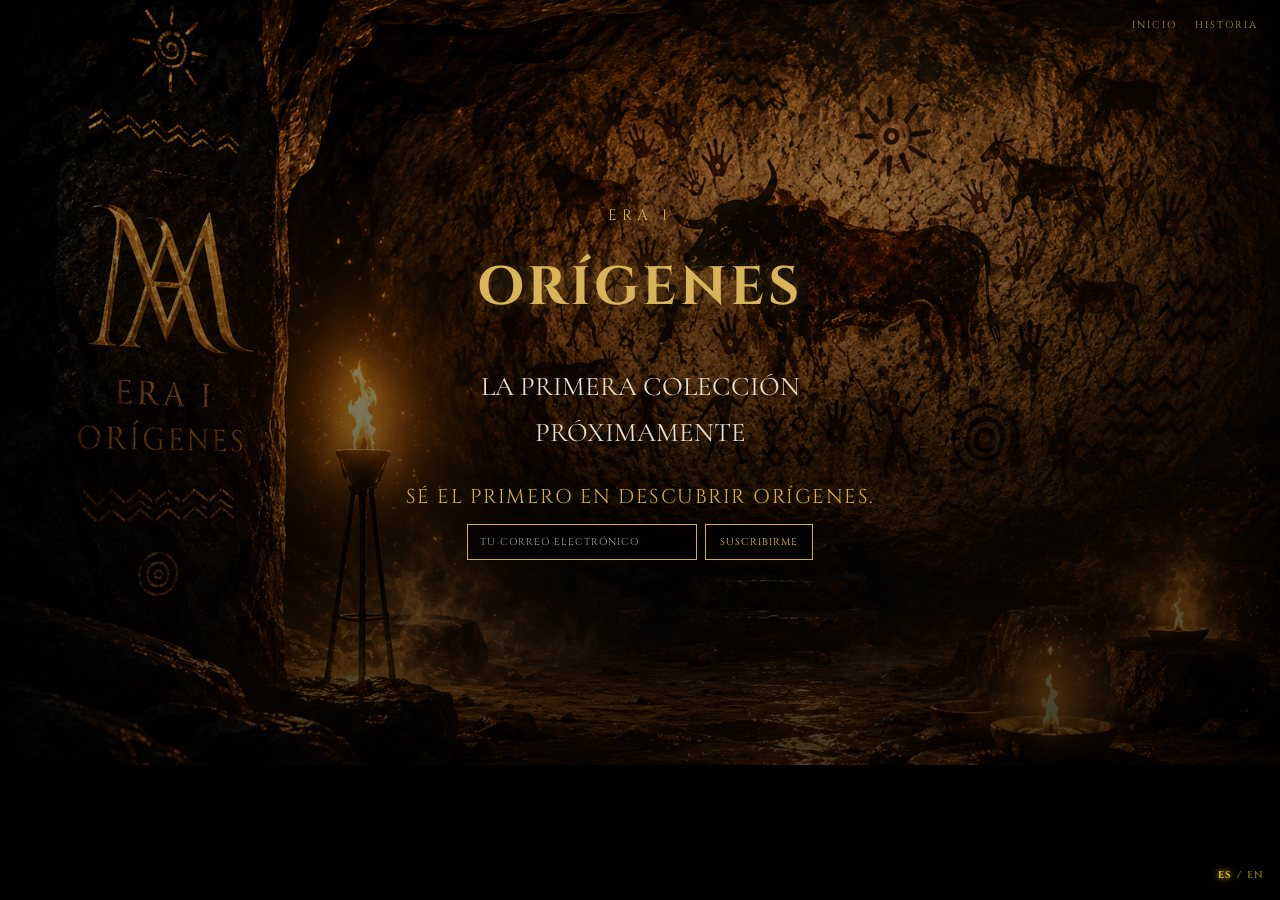
<file: collections.html>
<!DOCTYPE html>

<html lang="es">

<head>
<!-- Google tag (gtag.js) -->
<script async src="https://www.googletagmanager.com/gtag/js?id=G-WKCNBMCBKT"></script>
<script>
  window.dataLayer = window.dataLayer || [];
  function gtag(){dataLayer.push(arguments);}
  gtag('js', new Date());

  gtag('config', 'G-WKCNBMCBKT');
</script>
<meta charset="UTF-8">

<meta name="viewport" content="width=device-width, initial-scale=1.0">

<title>Collections | ALAIN MALAHIN</title>
<meta name="description" content="Explore the ALAIN MALAHIN collections, premium underwear and clothing inspired by history, culture and identity.">
  <meta name="keywords" content="ALAIN MALAHIN, premium underwear, luxury underwear, designer underwear, premium socks, luxury clothing, collections, fashion, Spain">

<meta name="robots" content="index, follow">

<link rel="canonical" href="https://www.alainmalahin.com/collections.html">

<meta property="og:type" content="website">
<meta property="og:url" content="https://www.alainmalahin.com/collections.html">
<meta property="og:title" content="Collections | ALAIN MALAHIN">
<meta property="og:description" content="Explore the ALAIN MALAHIN collections inspired by history, culture and identity.">
<meta property="og:image" content="https://www.alainmalahin.com/images/og-image.jpg">

<meta name="twitter:card" content="summary_large_image">
<meta name="twitter:title" content="Collections | ALAIN MALAHIN">
<meta name="twitter:description" content="Explore the ALAIN MALAHIN collections inspired by history, culture and identity.">
<meta name="twitter:image" content="https://www.alainmalahin.com/images/og-image.jpg">
<link rel="preconnect" href="https://fonts.googleapis.com">

<link rel="preconnect" href="https://fonts.gstatic.com" crossorigin>

<link href="https://fonts.googleapis.com/css2?family=Cinzel:wght@400;500;600&family=Cormorant+Garamond:wght@400;500;600&display=swap" rel="stylesheet">

<link rel="stylesheet" href="collections.css">

<style>

.language-switcher{
  position:fixed;
  right:16px;
  bottom:18px;
  z-index:9999;
  display:flex;
  align-items:center;
  gap:6px;
  font-family:"Cinzel",serif;
}

.language-switcher button{
margin:0;
padding:0;
border:0;
background:transparent;
color:rgba(255,215,0,.55);
font-family:"Cinzel",serif;
font-size:10px;
font-weight:600;
letter-spacing:1px;
cursor:pointer;
}

.language-switcher span{
color:#ffd700;
font-size:10px;
}

.language-switcher button.active{
color:#ffd700;
text-shadow:
0 0 5px rgba(255,215,0,.95),
0 0 12px rgba(255,215,0,.65);
}

</style>
<script type="application/ld+json">
{
  "@context":"https://schema.org",
  "@type":"CollectionPage",
  "name":"Collections | ALAIN MALAHIN",
  "url":"https://www.alainmalahin.com/collections.html",
  "description":"Explore the ALAIN MALAHIN collections inspired by history, culture and identity.",
  "inLanguage":["es","en"]
}
</script>

<link rel="alternate" hreflang="es" href="https://www.alainmalahin.com/collections.html">
<link rel="alternate" hreflang="en" href="https://www.alainmalahin.com/collections.html">
<link rel="alternate" hreflang="x-default" href="https://www.alainmalahin.com/collections.html">
</head>

<body>

<nav class="page-menu">
  <a href="index.html" id="home-link">INICIO</a>
  <a href="story.html" id="history-link">HISTORIA</a>
</nav>

<div class="language-switcher">
  <button type="button" id="lang-es">ES</button>
  <span>/</span>
  <button type="button" id="lang-en">EN</button>
</div>

<main>

<section class="collection-hero">

<div class="hero-content">

<p class="hero-small">ERA I</p>

<h1 id="collection-title">ORÍGENES</h1>

<p class="hero-text" id="collection-text">

LA PRIMERA COLECCIÓN

<br>

PRÓXIMAMENTE

</p>
<div class="newsletter">

  <p
  id="newsletter-text"
  data-es="SÉ EL PRIMERO EN DESCUBRIR ORÍGENES."
  data-en="BE THE FIRST TO DISCOVER ORIGINS.">
  SÉ EL PRIMERO EN DESCUBRIR ORÍGENES.
</p>

  <form
  class="newsletter-form"
  action="https://formspree.io/f/mdaqkwpk"
  method="POST">

    <input
  type="email"
  name="email"
  placeholder="TU CORREO ELECTRÓNICO"
  data-placeholder-es="TU CORREO ELECTRÓNICO"
  data-placeholder-en="YOUR EMAIL ADDRESS"
  required>

    <button
  type="submit"
  data-es="SUSCRIBIRME"
  data-en="SUBSCRIBE">
  SUSCRIBIRME
</button>

  </form>
<p
  id="newsletter-success"
  style="display:none;"
  data-es="GRACIAS. YA FORMAS PARTE DE ORÍGENES."
  data-en="THANK YOU. YOU ARE NOW PART OF ORIGINS.">
  GRACIAS. YA FORMAS PARTE DE ORÍGENES.
</p>
</div>
</div>

</section>

</main>

<script>

document.addEventListener("DOMContentLoaded", function(){

const langEs = document.getElementById("lang-es");
const langEn = document.getElementById("lang-en");

const homeLink = document.getElementById("home-link");
const historyLink = document.getElementById("history-link");

const collectionTitle = document.getElementById("collection-title");
const collectionText = document.getElementById("collection-text");

function setLanguage(language){

if(language === "en"){

document.documentElement.lang = "en";

homeLink.textContent = "HOME";

historyLink.textContent = "HISTORY";

collectionTitle.textContent = "ORIGINS";

collectionText.innerHTML =
"THE FIRST COLLECTION<br>COMING SOON";

langEs.classList.remove("active");

langEn.classList.add("active");

localStorage.setItem("alainLanguage", "en");

}else{

document.documentElement.lang = "es";

homeLink.textContent = "INICIO";

historyLink.textContent = "HISTORIA";

collectionTitle.textContent = "ORÍGENES";

collectionText.innerHTML =
"LA PRIMERA COLECCIÓN<br>PRÓXIMAMENTE";

langEn.classList.remove("active");

langEs.classList.add("active");

localStorage.setItem("alainLanguage", "es");

}
const newsletterEmail = document.querySelector(
  '.newsletter-form input[type="email"]'
);

const newsletterButton = document.querySelector(
  '.newsletter-form button'
);

const newsletterText = document.getElementById("newsletter-text");

if (newsletterEmail) {
  newsletterEmail.placeholder =
    language === "es"
      ? "TU CORREO ELECTRÓNICO"
      : "YOUR EMAIL ADDRESS";
}

if (newsletterButton) {
  newsletterButton.textContent =
    language === "es"
      ? "SUSCRIBIRME"
      : "SUBSCRIBE";
}

if (newsletterText) {
  newsletterText.textContent =
    language === "es"
      ? "SÉ EL PRIMERO EN DESCUBRIR ORÍGENES."
      : "BE THE FIRST TO DISCOVER ORIGINS.";
}
}

langEs.addEventListener("click", function(){

setLanguage("es");

});

langEn.addEventListener("click", function(){

setLanguage("en");

});

const savedLanguage =
localStorage.getItem("alainLanguage") || "es";

setLanguage(savedLanguage);

});

</script>
<script>
const newsletterForm = document.querySelector(".newsletter-form");
const newsletterSuccess = document.getElementById("newsletter-success");

newsletterForm.addEventListener("submit", async function(event) {
  event.preventDefault();

  const response = await fetch(newsletterForm.action, {
    method: "POST",
    body: new FormData(newsletterForm),
    headers: {
      "Accept": "application/json"
    }
  });

  if (response.ok) {
    newsletterForm.style.display = "none";
    document.getElementById("newsletter-text").style.display = "none";
    newsletterSuccess.style.display = "block";
  }
});
<footer class="footer">
  <p>© 2026 ALAIN MALAHIN</p>

  <nav>
    <a href="privacy.html">Política de privacidad</a>
    <span>•</span>
    <a href="cookies.html">Cookies</a>
    <span>•</span>
    <a href="legal.html">Aviso legal</a>
</nav>
</footer>
</script>
</body>

</html>
</file>
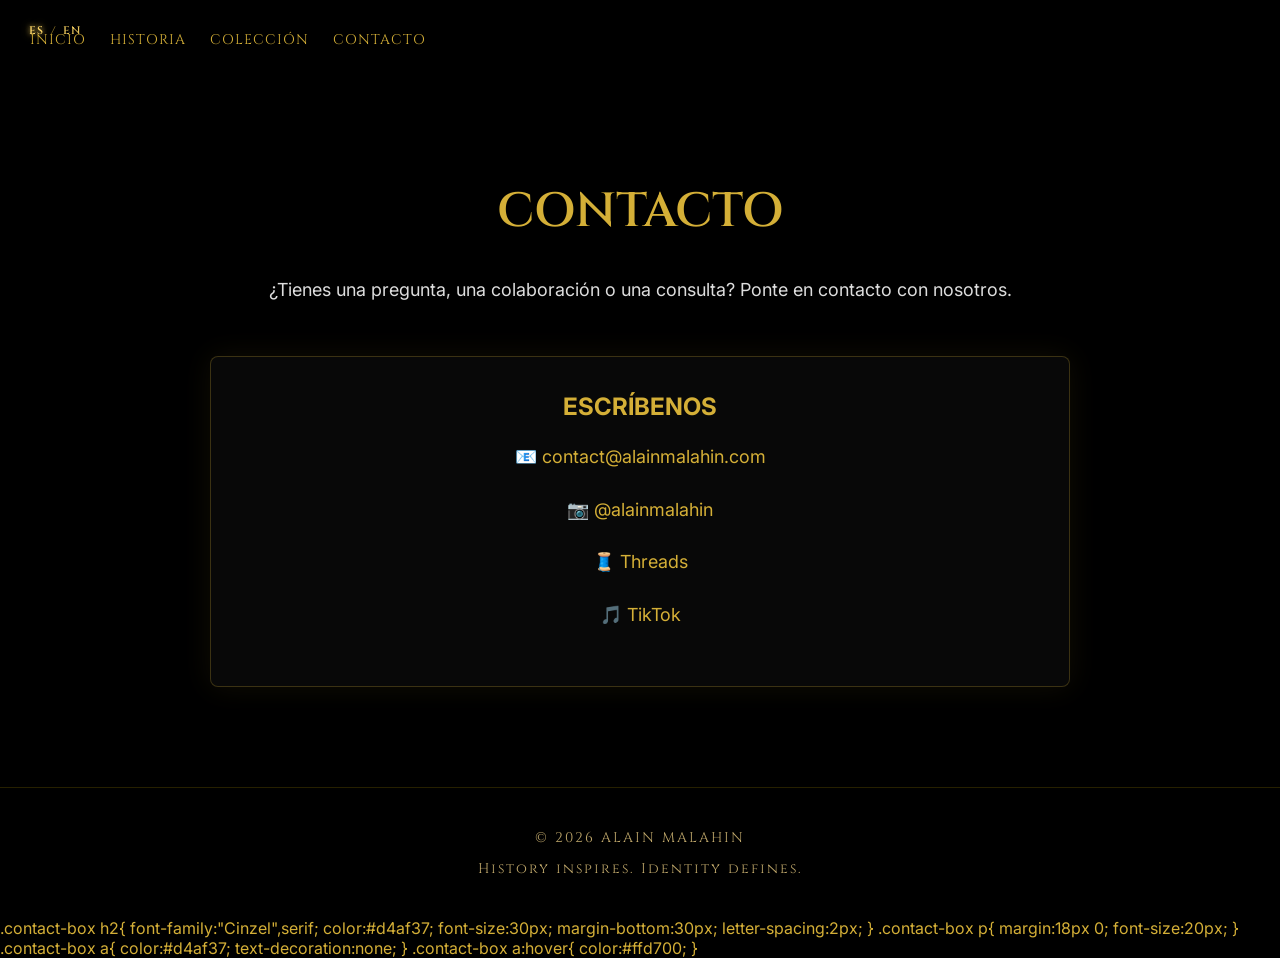
<file: contact.html>
<!DOCTYPE html>
<html lang="es">

<head>

<meta charset="UTF-8">
<meta name="viewport" content="width=device-width, initial-scale=1.0">

<title>Contact | ALAIN MALAHIN</title>

<link rel="stylesheet" href="style.css?v=16">

<link href="https://fonts.googleapis.com/css2?family=Cinzel:wght@400;600;700&family=Inter:wght@300;400;500&display=swap" rel="stylesheet">

</head>

<body class="page">

<header class="page-header">

<nav class="page-nav">

<a href="index.html">
<span data-es="INICIO" data-en="HOME">INICIO</span>
</a>

<a href="story.html">
<span data-es="HISTORIA" data-en="STORY">HISTORIA</span>
</a>

<a href="collections.html">
<span data-es="COLECCIÓN" data-en="COLLECTION">COLECCIÓN</span>
</a>

<a href="contact.html">
<span data-es="CONTACTO" data-en="CONTACT">CONTACTO</span>
</a>

</nav>

<div class="language-switcher">

<button class="lang-btn active" data-lang="es">ES</button>

<span>/</span>

<button class="lang-btn" data-lang="en">EN</button>

</div>

</header>

<main class="page-content">

<h1>

<span data-es="CONTACTO" data-en="CONTACT">
CONTACTO
<p class="contact-intro">

<span
data-es="Estamos disponibles para colaboraciones, prensa, distribuidores y atención al cliente."
data-en="We are available for collaborations, press, retailers and customer support.">

Estamos disponibles para colaboraciones, prensa, distribuidores y atención al cliente.

</span>

</p>
</span>

</h1>

<p>

<span
data-es="¿Tienes una pregunta, una colaboración o una consulta? Ponte en contacto con nosotros."
data-en="Do you have a question, collaboration or enquiry? Get in touch with us.">

¿Tienes una pregunta, una colaboración o una consulta? Ponte en contacto con nosotros.

</span>

</p>

<div class="contact-box">

<h2>
<span data-es="ESCRÍBENOS" data-en="GET IN TOUCH">
ESCRÍBENOS
</span>
</h2>

<p>
📧
<a href="mailto:contact@alainmalahin.com">
contact@alainmalahin.com
</a>
</p>

<p>
📷
<a href="https://instagram.com/alainmalahin" target="_blank">
@alainmalahin
</a>
</p>

<p>
🧵
<a href="https://www.threads.net/@alainmalahin" target="_blank">
Threads
</a>
</p>

<p>
🎵
<a href="https://www.tiktok.com/@alainmalahin" target="_blank">
TikTok
</a>
</p>

</div>

</main>

<footer class="footer">

<p>© 2026 ALAIN MALAHIN</p>

<p class="footer-slogan">
History inspires. Identity defines.
</p>

</footer>

<script src="script.js?v=5"></script>

</body>

</html>
.contact-box h2{
    font-family:"Cinzel",serif;
    color:#d4af37;
    font-size:30px;
    margin-bottom:30px;
    letter-spacing:2px;
}

.contact-box p{
    margin:18px 0;
    font-size:20px;
}

.contact-box a{
    color:#d4af37;
    text-decoration:none;
}

.contact-box a:hover{
    color:#ffd700;
}
</file>
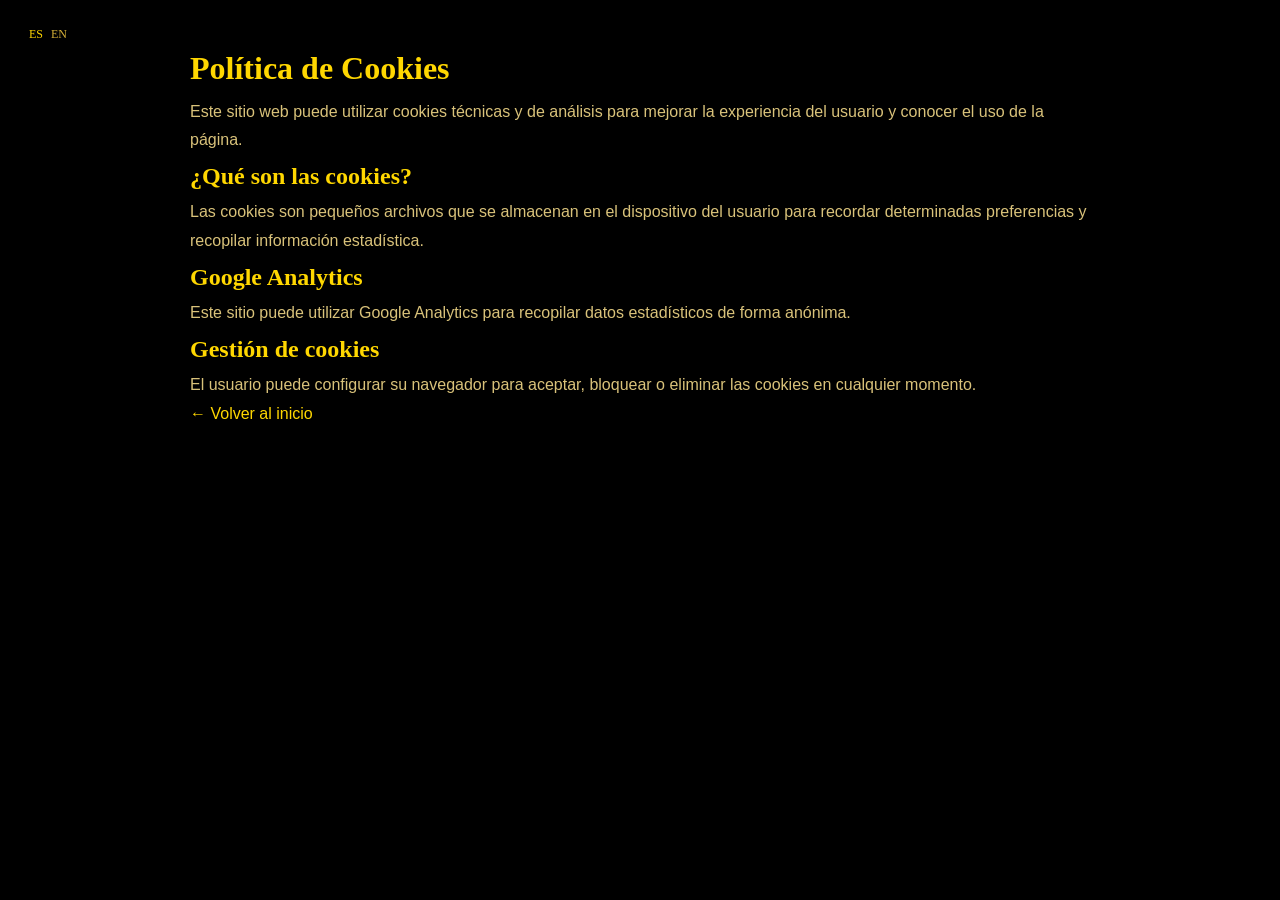
<file: cookies.html>
<!DOCTYPE html>

<html lang="es">

<head>

<meta charset="UTF-8">

<meta name="viewport" content="width=device-width, initial-scale=1.0">

<title>Cookies | ALAIN MALAHIN</title>

<link rel="stylesheet" href="style.css?v=15">

<link rel="icon" type="image/jpeg" href="images/favicon.jpg">

<link rel="apple-touch-icon" href="images/favicon.jpg">

<style>

body{

    background:#000;

    color:#d9c27a;

    font-family:"Inter",sans-serif;

    padding:40px 20px;

    line-height:1.8;

}

.container{

    max-width:900px;

    margin:auto;

}

h1,h2{

    font-family:"Cinzel",serif;

    color:#ffd700;

}

.language-switcher{

    position:fixed;

    top:20px;

    right:20px;

    display:flex;

    gap:8px;

}

.language-switcher button{

    background:none;

    border:none;

    color:#d4af37;

    cursor:pointer;

    font-family:"Cinzel",serif;

    font-size:12px;

}

.language-switcher button.active{

    color:#ffd700;

}

a{

    color:#ffd700;

    text-decoration:none;

}

.hidden{

    display:none;

}

</style>

</head>

<body>

<div class="language-switcher">

<button id="btn-es" class="active">ES</button>

<button id="btn-en">EN</button>

</div>

<div class="container">

<div id="es">

<h1>Política de Cookies</h1>

<p>

Este sitio web puede utilizar cookies técnicas y de análisis para mejorar la experiencia del usuario y conocer el uso de la página.

</p>

<h2>¿Qué son las cookies?</h2>

<p>

Las cookies son pequeños archivos que se almacenan en el dispositivo del usuario para recordar determinadas preferencias y recopilar información estadística.

</p>

<h2>Google Analytics</h2>

<p>

Este sitio puede utilizar Google Analytics para recopilar datos estadísticos de forma anónima.

</p>

<h2>Gestión de cookies</h2>

<p>

El usuario puede configurar su navegador para aceptar, bloquear o eliminar las cookies en cualquier momento.

</p>

<p>

<a href="index.html">← Volver al inicio</a>

</p>

</div>

<div id="en" class="hidden">

<h1>Cookie Policy</h1>

<p>

This website may use technical and analytical cookies to improve the user experience and understand how the site is used.

</p>

<h2>What are cookies?</h2>

<p>

Cookies are small files stored on the user's device to remember preferences and collect anonymous statistical information.

</p>

<h2>Google Analytics</h2>

<p>

This website may use Google Analytics to collect anonymous usage statistics.

</p>

<h2>Managing cookies</h2>

<p>

Users can configure their browser to accept, block or delete cookies at any time.

</p>

<p>

<a href="index.html">← Back to Home</a>

</p>

</div>

</div>
<script>
const es = document.getElementById("es");
const en = document.getElementById("en");

const btnEs = document.getElementById("btn-es");
const btnEn = document.getElementById("btn-en");

btnEs.addEventListener("click", function () {
    es.classList.remove("hidden");
    en.classList.add("hidden");
    btnEs.classList.add("active");
    btnEn.classList.remove("active");
    localStorage.setItem("alainLanguage", "es");
});

btnEn.addEventListener("click", function () {
    en.classList.remove("hidden");
    es.classList.add("hidden");
    btnEn.classList.add("active");
    btnEs.classList.remove("active");
    localStorage.setItem("alainLanguage", "en");
});

const lang = localStorage.getItem("alainLanguage") || "es";

if (lang === "en") {
    btnEn.click();
}
</script>

</body>
</html>
</file>
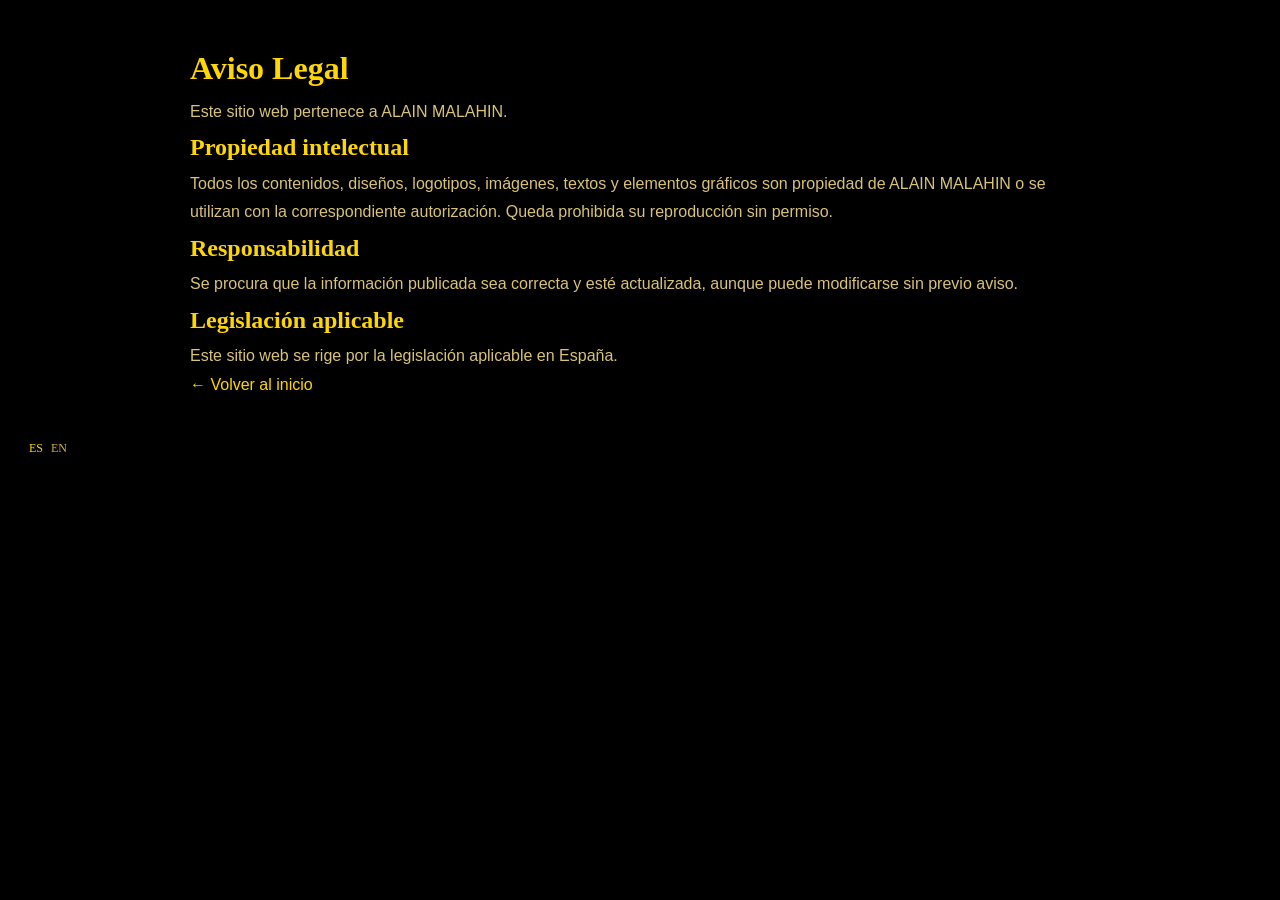
<file: legal.html>
<!DOCTYPE html>
<html lang="es">

<head>
<meta charset="UTF-8">
<meta name="viewport" content="width=device-width, initial-scale=1.0">

<title>Legal Notice | ALAIN MALAHIN</title>

<link rel="stylesheet" href="style.css?v=15">

<link rel="icon" type="image/jpeg" href="images/favicon.jpg">
<link rel="apple-touch-icon" href="images/favicon.jpg">

<style>

body{
    background:#000;
    color:#d9c27a;
    font-family:"Inter",sans-serif;
    padding:40px 20px;
    line-height:1.8;
}

.container{
    max-width:900px;
    margin:auto;
}

h1,h2{
    font-family:"Cinzel",serif;
    color:#ffd700;
}

.language-switcher{
    position:fixed;
    bottom:20px;
    right:20px;
    display:flex;
    gap:8px;
}

.language-switcher button{
    background:none;
    border:none;
    color:#d4af37;
    cursor:pointer;
    font-family:"Cinzel",serif;
    font-size:12px;
}

.language-switcher button.active{
    color:#ffd700;
}

a{
    color:#ffd700;
    text-decoration:none;
}

.hidden{
    display:none;
}

</style>

</head>

<body>

<div class="language-switcher">
<button id="btn-es" class="active">ES</button>
<button id="btn-en">EN</button>
</div>

<div class="container">

<div id="es">

<h1>Aviso Legal</h1>

<p>Este sitio web pertenece a ALAIN MALAHIN.</p>

<h2>Propiedad intelectual</h2>

<p>Todos los contenidos, diseños, logotipos, imágenes, textos y elementos gráficos son propiedad de ALAIN MALAHIN o se utilizan con la correspondiente autorización. Queda prohibida su reproducción sin permiso.</p>

<h2>Responsabilidad</h2>

<p>Se procura que la información publicada sea correcta y esté actualizada, aunque puede modificarse sin previo aviso.</p>

<h2>Legislación aplicable</h2>

<p>Este sitio web se rige por la legislación aplicable en España.</p>

<p>
<a href="index.html">← Volver al inicio</a>
</p>

</div>

<div id="en" class="hidden">

<h1>Legal Notice</h1>

<p>This website belongs to ALAIN MALAHIN.</p>

<h2>Intellectual Property</h2>

<p>All content, designs, logos, images, texts and graphic elements are the property of ALAIN MALAHIN or are used with permission. Reproduction without authorization is prohibited.</p>

<h2>Liability</h2>

<p>We strive to keep the information on this website accurate and up to date, although it may be modified without prior notice.</p>

<h2>Applicable Law</h2>

<p>This website is governed by the laws applicable in Spain.</p>

<p>
<a href="index.html">← Back to Home</a>
</p>

</div>

</div>
<script>
const es = document.getElementById("es");
const en = document.getElementById("en");

const btnEs = document.getElementById("btn-es");
const btnEn = document.getElementById("btn-en");

btnEs.addEventListener("click", function () {
    es.classList.remove("hidden");
    en.classList.add("hidden");
    btnEs.classList.add("active");
    btnEn.classList.remove("active");
    localStorage.setItem("alainLanguage", "es");
});

btnEn.addEventListener("click", function () {
    en.classList.remove("hidden");
    es.classList.add("hidden");
    btnEn.classList.add("active");
    btnEs.classList.remove("active");
    localStorage.setItem("alainLanguage", "en");
});

const lang = localStorage.getItem("alainLanguage") || "es";

if (lang === "en") {
    btnEn.click();
}
</script>

</body>
</html>
</file>
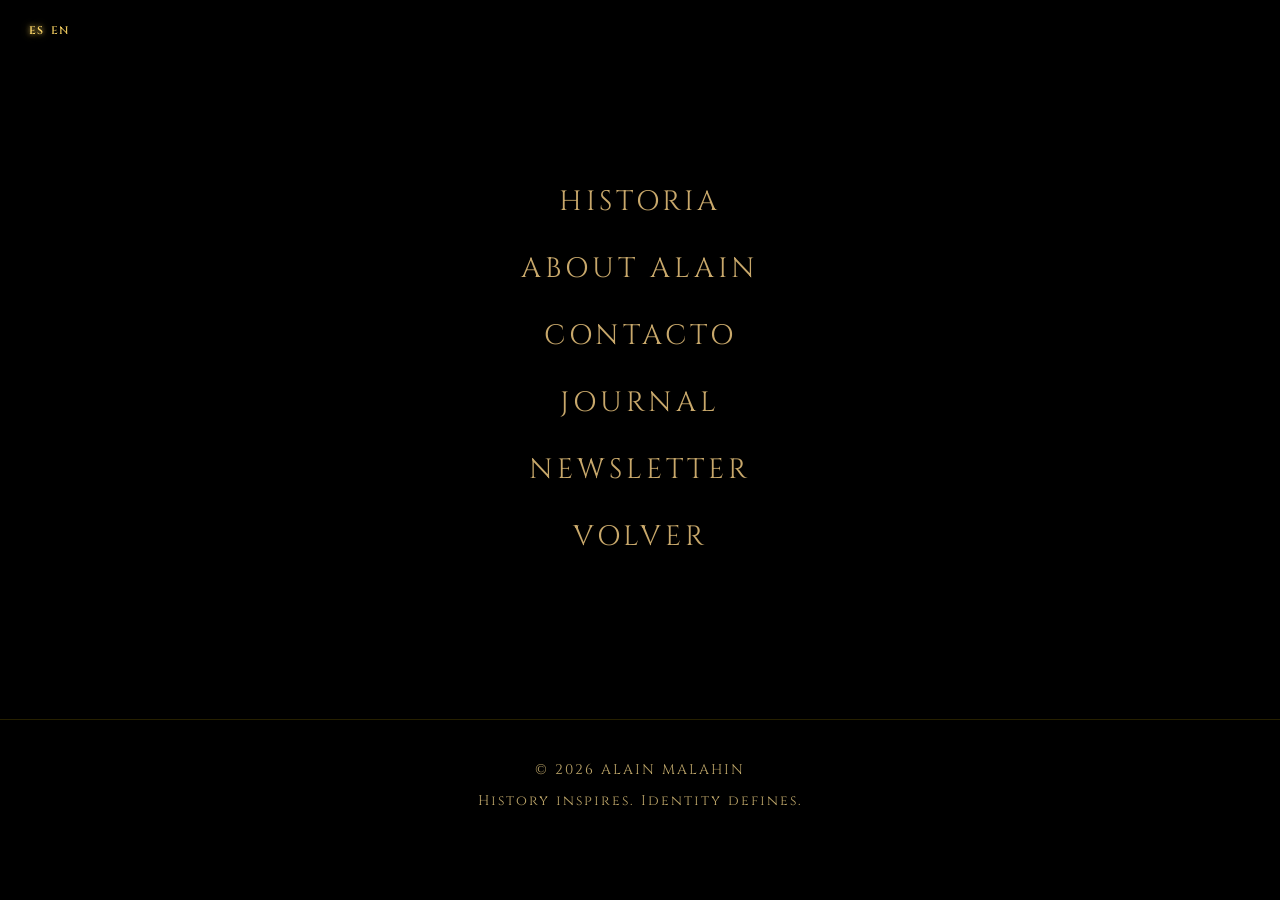
<file: maison.html>
<!DOCTYPE html>
<html lang="es">
<head>

<meta charset="UTF-8">
<meta name="viewport" content="width=device-width, initial-scale=1.0">

<title>Maison | ALAIN MALAHIN</title>

<link rel="stylesheet" href="style.css">

<link href="https://fonts.googleapis.com/css2?family=Cinzel:wght@400;600&family=Inter:wght@300;400;500&display=swap" rel="stylesheet">

</head>

<body>

<header class="page-header">

<h1>MAISON</h1>

</header>

<div class="language-switcher">
<button class="lang-btn active" data-lang="es">ES</button>
<button class="lang-btn" data-lang="en">EN</button>
</div>

<main class="maison-menu">

<a href="story.html">HISTORIA</a>

<a href="about.html">ABOUT ALAIN</a>

<a href="contact.html">CONTACTO</a>

<a href="#">JOURNAL</a>

<a href="#">NEWSLETTER</a>

<a href="index.html">VOLVER</a>

</main>

<footer class="footer">

<p>© 2026 ALAIN MALAHIN</p>

<p class="footer-slogan">
History inspires. Identity defines.
</p>

</footer>

<script src="script.js"></script>

</body>

</html>
</file>
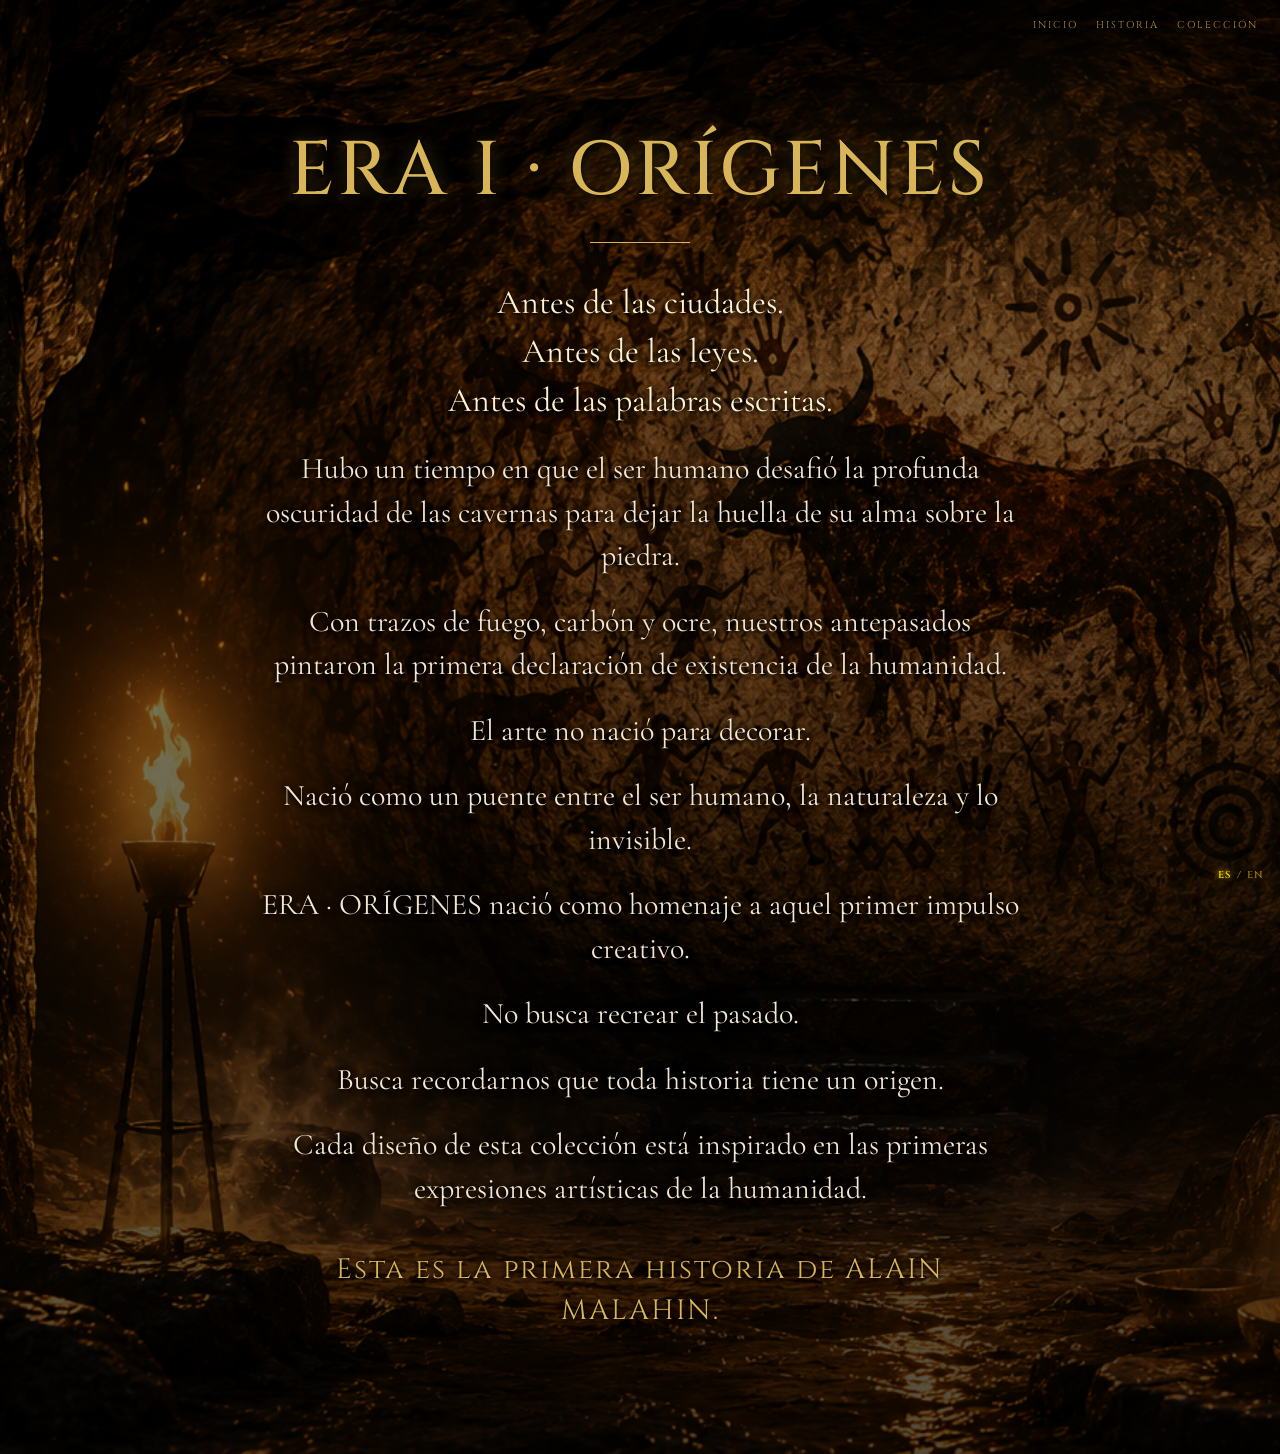
<file: origenes.html>
<!DOCTYPE html>

<html lang="es">

<head>
<!-- Google tag (gtag.js) -->
<script async src="https://www.googletagmanager.com/gtag/js?id=G-WKCNBMCBKT"></script>
<script>
  window.dataLayer = window.dataLayer || [];
  function gtag(){dataLayer.push(arguments);}
  gtag('js', new Date());

  gtag('config', 'G-WKCNBMCBKT');
</script>
<meta charset="UTF-8">

<meta name="viewport" content="width=device-width, initial-scale=1.0">

<title>ERA I · ORÍGENES | ALAIN MALAHIN</title>
<meta name="description" content="Discover ERA Orígenes, the first ALAIN MALAHIN collection inspired by prehistoric cave art, history and identity.">
  <link rel="canonical" href="https://www.alainmalahin.com/origenes.html">

<meta property="og:title" content="ERA I · ORÍGENES | ALAIN MALAHIN">
<meta property="og:description" content="Discover the first ALAIN MALAHIN collection inspired by prehistoric cave art, history and identity.">
<meta property="og:image" content="https://www.alainmalahin.com/images/og-image.jpg">
<meta property="og:url" content="https://www.alainmalahin.com/origenes.html">
<meta property="og:type" content="website">
<link rel="preconnect" href="https://fonts.googleapis.com">

<link rel="preconnect" href="https://fonts.gstatic.com" crossorigin>

<link href="https://fonts.googleapis.com/css2?family=Cinzel:wght@400;500;600&family=Cormorant+Garamond:wght@400;500;600&display=swap" rel="stylesheet">

<link rel="stylesheet" href="collections.css">

<style>

.language-switcher{
position:fixed;
bottom:18px;
right:16px;
z-index:9999;
display:flex;
align-items:center;
gap:6px;
font-family:"Cinzel",serif;
}

.language-switcher button{
margin:0;
padding:0;
border:0;
background:transparent;
color:rgba(255,215,0,.55);
font-family:"Cinzel",serif;
font-size:10px;
font-weight:600;
letter-spacing:1px;
cursor:pointer;
}

.language-switcher span{
color:#ffd700;
font-size:10px;
}

.language-switcher button.active{
color:#ffd700;
text-shadow:
0 0 5px rgba(255,215,0,.95),
0 0 12px rgba(255,215,0,.65);
}

</style>

</head>

<body class="origenes-page">

<div class="language-switcher">

<button type="button" id="lang-es">ES</button>

<span>/</span>

<button type="button" id="lang-en">EN</button>

</div>

<nav class="page-menu">

<a href="index.html" id="home-link">INICIO</a>

<a href="story.html" id="history-link">HISTORIA</a>

<a href="collections.html" id="collection-link">COLECCIÓN</a>

</nav>

<main class="origins-page">

<section class="origins-story">

<div class="origins-overlay"></div>

<div class="origins-content">

<h1 id="origins-title">ERA I · ORÍGENES</h1>

<div class="origins-line"></div>

<p class="origins-intro" id="origins-intro">

Antes de las ciudades.<br>

Antes de las leyes.<br>

Antes de las palabras escritas.

</p>

<p id="text-one">

Hubo un tiempo en que el ser humano desafió la profunda oscuridad
de las cavernas para dejar la huella de su alma sobre la piedra.

</p>

<p id="text-two">

Con trazos de fuego, carbón y ocre, nuestros antepasados pintaron
la primera declaración de existencia de la humanidad.

</p>

<p id="text-three">

El arte no nació para decorar.

</p>

<p id="text-four">

Nació como un puente entre el ser humano, la naturaleza y lo invisible.

</p>

<p id="text-five">

ERA · ORÍGENES nació como homenaje a aquel primer impulso creativo.

</p>

<p id="text-six">

No busca recrear el pasado.

</p>

<p id="text-seven">

Busca recordarnos que toda historia tiene un origen.

</p>

<p id="text-eight">

Cada diseño de esta colección está inspirado en las primeras
expresiones artísticas de la humanidad.

</p>

<p class="origins-final" id="text-final">

Esta es la primera historia de ALAIN MALAHIN.

</p>

</div>

</section>

</main>

<script>

document.addEventListener("DOMContentLoaded", function(){

const langEs = document.getElementById("lang-es");
const langEn = document.getElementById("lang-en");

const homeLink = document.getElementById("home-link");
const historyLink = document.getElementById("history-link");
const collectionLink = document.getElementById("collection-link");

const originsTitle = document.getElementById("origins-title");
const originsIntro = document.getElementById("origins-intro");

const textOne = document.getElementById("text-one");
const textTwo = document.getElementById("text-two");
const textThree = document.getElementById("text-three");
const textFour = document.getElementById("text-four");
const textFive = document.getElementById("text-five");
const textSix = document.getElementById("text-six");
const textSeven = document.getElementById("text-seven");
const textEight = document.getElementById("text-eight");
const textFinal = document.getElementById("text-final");

function setLanguage(language){

if(language === "en"){

document.documentElement.lang = "en";

homeLink.textContent = "HOME";
historyLink.textContent = "HISTORY";
collectionLink.textContent = "COLLECTION";

originsTitle.textContent = "ERA I · ORIGINS";

originsIntro.innerHTML =
"Before cities.<br>Before laws.<br>Before written words.";

textOne.textContent =
"There was a time when human beings challenged the deep darkness of caves to imprint their souls upon stone.";

textTwo.textContent =
"With traces of fire, charcoal and ochre, our ancestors painted humanity's first declaration of existence.";

textThree.textContent =
"Art was not born to decorate.";

textFour.textContent =
"It was born as a bridge between human beings, nature and the invisible.";

textFive.textContent =
"ERA · ORIGINS was born as a tribute to that first creative impulse.";

textSix.textContent =
"It does not seek to recreate the past.";

textSeven.textContent =
"It seeks to remind us that every story has an origin.";

textEight.textContent =
"Each design in this collection is inspired by the earliest artistic expressions of humanity.";

textFinal.textContent =
"This is the first story of ALAIN MALAHIN.";

langEs.classList.remove("active");
langEn.classList.add("active");

localStorage.setItem("alainLanguage", "en");

}else{

document.documentElement.lang = "es";

homeLink.textContent = "INICIO";
historyLink.textContent = "HISTORIA";
collectionLink.textContent = "COLECCIÓN";

originsTitle.textContent = "ERA I · ORÍGENES";

originsIntro.innerHTML =
"Antes de las ciudades.<br>Antes de las leyes.<br>Antes de las palabras escritas.";

textOne.textContent =
"Hubo un tiempo en que el ser humano desafió la profunda oscuridad de las cavernas para dejar la huella de su alma sobre la piedra.";

textTwo.textContent =
"Con trazos de fuego, carbón y ocre, nuestros antepasados pintaron la primera declaración de existencia de la humanidad.";

textThree.textContent =
"El arte no nació para decorar.";

textFour.textContent =
"Nació como un puente entre el ser humano, la naturaleza y lo invisible.";

textFive.textContent =
"ERA · ORÍGENES nació como homenaje a aquel primer impulso creativo.";

textSix.textContent =
"No busca recrear el pasado.";

textSeven.textContent =
"Busca recordarnos que toda historia tiene un origen.";

textEight.textContent =
"Cada diseño de esta colección está inspirado en las primeras expresiones artísticas de la humanidad.";

textFinal.textContent =
"Esta es la primera historia de ALAIN MALAHIN.";

langEn.classList.remove("active");
langEs.classList.add("active");

localStorage.setItem("alainLanguage", "es");

}

}

langEs.addEventListener("click", function(){

setLanguage("es");

});

langEn.addEventListener("click", function(){

setLanguage("en");

});

const savedLanguage =
localStorage.getItem("alainLanguage") || "es";

setLanguage(savedLanguage);

});

</script>

</body>

</html>
</file>
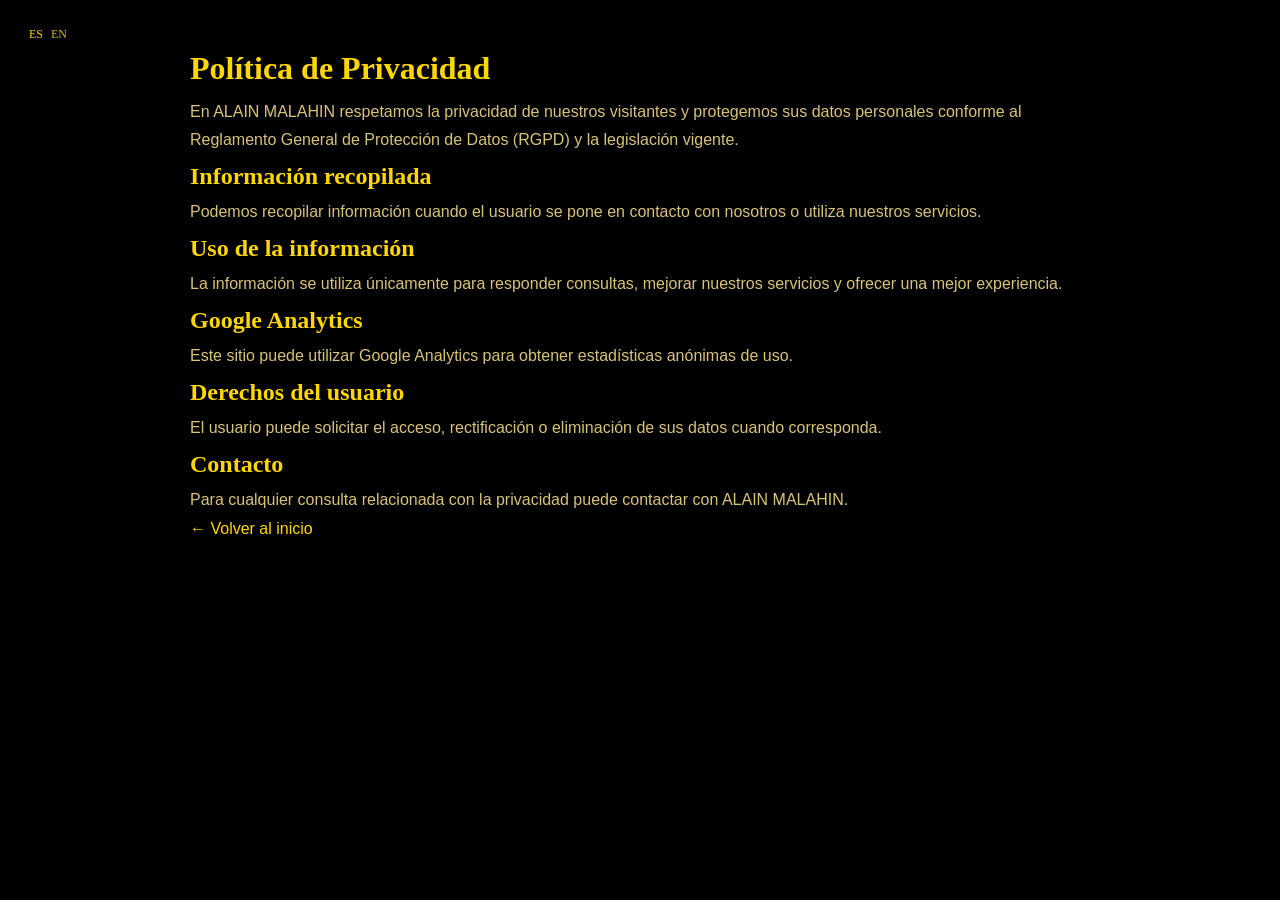
<file: privacy.html>
<!DOCTYPE html>

<html lang="es">

<head>

<meta charset="UTF-8">

<meta name="viewport" content="width=device-width, initial-scale=1.0">

<title>Privacy Policy | ALAIN MALAHIN</title>

<link rel="stylesheet" href="style.css?v=15">

<link rel="icon" type="image/jpeg" href="images/favicon.jpg">

<link rel="apple-touch-icon" href="images/favicon.jpg">

<style>

body{

    background:#000;

    color:#d9c27a;

    font-family:"Inter",sans-serif;

    padding:40px 20px;

    line-height:1.8;

}

.container{

    max-width:900px;

    margin:auto;

}

h1,h2{

    font-family:"Cinzel",serif;

    color:#ffd700;

}

.language-switcher{

    position:fixed;

    top:20px;

    right:20px;

    display:flex;

    gap:8px;

}

.language-switcher button{

    background:none;

    border:none;

    color:#d4af37;

    cursor:pointer;

    font-family:"Cinzel",serif;

    font-size:12px;

}

.language-switcher button.active{

    color:#ffd700;

}

a{

    color:#ffd700;

    text-decoration:none;

}

.hidden{

    display:none;

}

</style>

</head>

<body>

<div class="language-switcher">

<button id="btn-es" class="active">ES</button>

<button id="btn-en">EN</button>

</div>

<div class="container">

<div id="es">

<h1>Política de Privacidad</h1>

<p>

En ALAIN MALAHIN respetamos la privacidad de nuestros visitantes y protegemos sus datos personales conforme al Reglamento General de Protección de Datos (RGPD) y la legislación vigente.

</p>

<h2>Información recopilada</h2>

<p>

Podemos recopilar información cuando el usuario se pone en contacto con nosotros o utiliza nuestros servicios.

</p>

<h2>Uso de la información</h2>

<p>

La información se utiliza únicamente para responder consultas, mejorar nuestros servicios y ofrecer una mejor experiencia.

</p>

<h2>Google Analytics</h2>

<p>

Este sitio puede utilizar Google Analytics para obtener estadísticas anónimas de uso.

</p>

<h2>Derechos del usuario</h2>

<p>

El usuario puede solicitar el acceso, rectificación o eliminación de sus datos cuando corresponda.

</p>

<h2>Contacto</h2>

<p>

Para cualquier consulta relacionada con la privacidad puede contactar con ALAIN MALAHIN.

</p>

<p>

<a href="index.html">← Volver al inicio</a>

</p>

</div>

<div id="en" class="hidden">

<h1>Privacy Policy</h1>

<p>

ALAIN MALAHIN respects the privacy of all visitors and protects personal data in accordance with applicable data protection laws.

</p>

<h2>Information collected</h2>

<p>

We may collect information when users contact us or use our services.

</p>

<h2>Use of information</h2>

<p>

Information is used only to respond to enquiries, improve our services and provide a better experience.

</p>

<h2>Google Analytics</h2>

<p>

This website may use Google Analytics to collect anonymous usage statistics.

</p>

<h2>User rights</h2>

<p>

Users may request access, correction or deletion of their personal data where applicable.

</p>

<h2>Contact</h2>

<p>

For any privacy-related questions you may contact ALAIN MALAHIN.

</p>

<p>

<a href="index.html">← Back to Home</a>

</p>

</div>

</div>
<script>
const es = document.getElementById("es");
const en = document.getElementById("en");

const btnEs = document.getElementById("btn-es");
const btnEn = document.getElementById("btn-en");

btnEs.addEventListener("click", function () {
    es.classList.remove("hidden");
    en.classList.add("hidden");
    btnEs.classList.add("active");
    btnEn.classList.remove("active");
    localStorage.setItem("alainLanguage", "es");
});

btnEn.addEventListener("click", function () {
    en.classList.remove("hidden");
    es.classList.add("hidden");
    btnEn.classList.add("active");
    btnEs.classList.remove("active");
    localStorage.setItem("alainLanguage", "en");
});

const lang = localStorage.getItem("alainLanguage") || "es";

if (lang === "en") {
    btnEn.click();
}
</script>

</body>
</html>
</file>
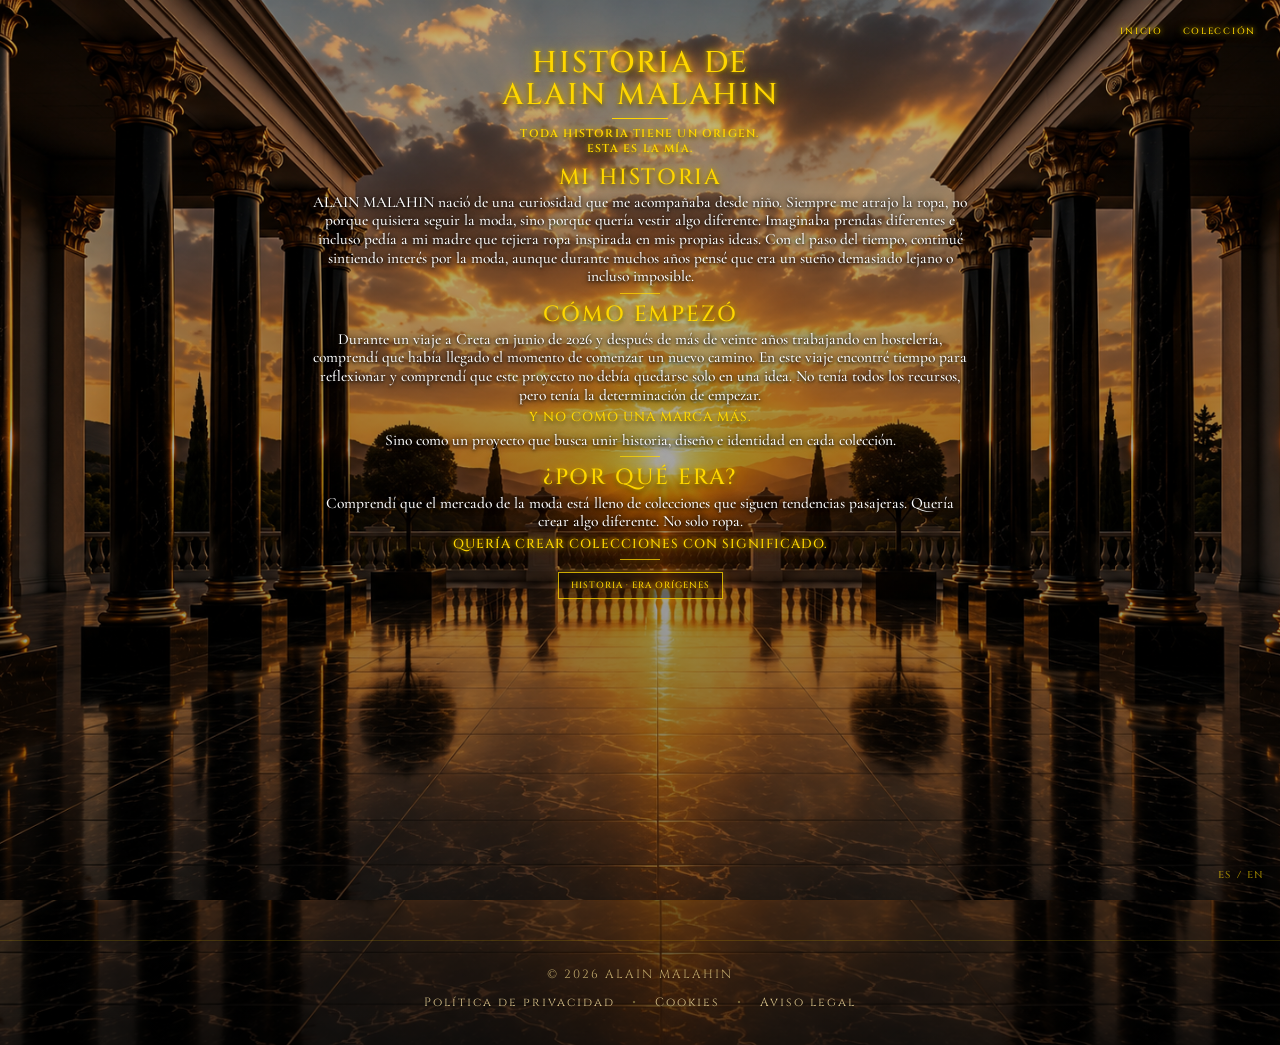
<file: story.html>
<!DOCTYPE html>
<html lang="es">

<head>
<!-- Google tag (gtag.js) -->
<script async src="https://www.googletagmanager.com/gtag/js?id=G-WKCNBMCBKT"></script>
<script>
  window.dataLayer = window.dataLayer || [];
  function gtag(){dataLayer.push(arguments);}
  gtag('js', new Date());

  gtag('config', 'G-WKCNBMCBKT');
</script>
<meta charset="UTF-8">

<meta name="viewport"
content="width=device-width, initial-scale=1.0">

<title>The Story | ALAIN MALAHIN</title>

<meta name="description"
<meta name="description" content="Discover the story behind ALAIN MALAHIN, a premium clothing brand inspired by history, culture and identity.">

<link rel="preconnect"
href="https://fonts.googleapis.com">

<link rel="preconnect"
href="https://fonts.gstatic.com"
crossorigin>

<link
href="https://fonts.googleapis.com/css2?family=Cinzel:wght@400;500;600&family=Cormorant+Garamond:wght@400;500;600&display=swap"
rel="stylesheet">

<link rel="stylesheet"
href="story.css?v=21">

<style>

.language-switcher{
position:fixed;
bottom:18px;
right:16px;
z-index:9999;
display:flex;
align-items:center;
gap:6px;
font-family:"Cinzel",serif;
}

.language-switcher button{
margin:0;
padding:0;
border:0;
background:transparent;
color:rgba(255,215,0,.50);
font-family:"Cinzel",serif;
font-size:10px;
font-weight:600;
letter-spacing:1px;
cursor:pointer;
}

.language-switcher span{
color:#ffd700;
font-family:"Cinzel",serif;
font-size:10px;
}

.language-switcher button.active{
color:#ffd700;
text-shadow:
0 0 5px rgba(255,215,0,1),
0 0 12px rgba(255,215,0,.75);
}

.story-hero{
min-height:100svh !important;
height:auto !important;
display:flex !important;
align-items:flex-start !important;
justify-content:center !important;
position:relative !important;
padding:48px 22px 24px !important;

background-image:
linear-gradient(
rgba(0,0,0,.22),
rgba(0,0,0,.48)
),
url("images/story-bg.png.PNG") !important;

background-size:cover !important;
background-position:center !important;
background-repeat:no-repeat !important;
}

.hero-content{
position:relative !important;
z-index:2 !important;
width:100% !important;
max-width:700px !important;
margin:0 auto !important;
text-align:center !important;
}

.hero-content h1{
margin:0 0 5px !important;
color:#ffd700 !important;
font-family:"Cinzel",serif !important;
font-size:30px !important;
font-weight:500 !important;
line-height:1.05 !important;
letter-spacing:2px !important;

text-shadow:
0 0 5px rgba(255,215,0,.95),
0 0 14px rgba(255,190,0,.65),
0 2px 5px #000 !important;
}

.gold-line{
width:56px !important;
height:1px !important;
margin:7px auto 8px !important;
background:#ffd700 !important;

box-shadow:
0 0 8px rgba(255,215,0,.95) !important;
}

.hero-quote{
margin:0 0 8px !important;
color:#ffd700 !important;
font-family:"Cinzel",serif !important;
font-size:11px !important;
font-weight:600 !important;
line-height:1.35 !important;
letter-spacing:1.2px !important;
text-transform:uppercase !important;

text-shadow:
0 0 5px rgba(255,215,0,.95),
0 0 12px rgba(255,190,0,.60),
0 2px 4px #000 !important;
}

.story-compact{
width:100%;
max-width:660px;
margin:0 auto;
text-align:center;
}

.story-compact h2{
margin:9px 0 4px;
color:#ffd700;
font-family:"Cinzel",serif;
font-size:22px;
font-weight:500;
line-height:1.05;
letter-spacing:1.8px;

text-shadow:
0 0 5px rgba(255,215,0,.95),
0 0 13px rgba(255,190,0,.55),
0 2px 5px #000;
}

.story-compact p{
margin:0 auto 6px;
color:#ffffff;
font-family:"Cormorant Garamond",serif;
font-size:15.5px;
font-weight:500;
line-height:1.2;

text-shadow:
0 1px 3px #000,
0 0 7px rgba(0,0,0,.95);
}

.story-divider{
width:40px;
height:1px;
margin:7px auto;
background:rgba(255,215,0,.75);

box-shadow:
0 0 6px rgba(255,215,0,.55);
}

.story-compact .strong-text{
margin:6px auto 5px !important;
color:#ffd700 !important;
font-family:"Cinzel",serif !important;
font-size:13px !important;
font-weight:500 !important;
line-height:1.2 !important;
letter-spacing:1px !important;
text-transform:uppercase !important;

text-shadow:
0 0 5px rgba(255,215,0,.90),
0 0 12px rgba(255,190,0,.50),
0 2px 4px #000 !important;
}

.story-compact .era-button{
display:inline-flex !important;
align-items:center !important;
justify-content:center !important;
width:auto !important;
margin-top:5px !important;
padding:7px 12px !important;
border:1px solid rgba(255,215,0,.78) !important;
background:rgba(0,0,0,.35) !important;
color:#ffd700 !important;
font-family:"Cinzel",serif !important;
font-size:9px !important;
line-height:1.2 !important;
letter-spacing:1px !important;
text-decoration:none !important;

text-shadow:
0 0 5px rgba(255,215,0,.80) !important;

box-shadow:
0 0 8px rgba(255,215,0,.22) !important;
}

@media(max-width:700px){
.language-switcher{
bottom:14px;
right:12px;
}
.story-hero{
padding:45px 20px 20px !important;
}

.hero-content h1{
font-size:24px !important;
}

.hero-quote{
font-size:9px !important;
}

.story-compact h2{
font-size:19px !important;
margin:7px 0 4px !important;
}

.story-compact p{
font-size:14.5px !important;
line-height:1.16 !important;
margin-bottom:5px !important;
}

.story-divider{
margin:6px auto !important;
}

.story-compact .strong-text{
font-size:12px !important;
margin:5px auto 4px !important;
}

.story-compact .era-button{
font-size:8px !important;
padding:6px 10px !important;
}

}

</style>

</head>

<body>
<div class="language-switcher">

<button
type="button"
id="lang-es">
ES
</button>

<span>/</span>

<button
type="button"
id="lang-en">
EN
</button>

</div>


<nav class="page-menu">

<a
href="index.html"
id="home-link">
INICIO
</a>

<a
href="collections.html"
id="collection-link">
COLECCIÓN
</a>

</nav>


<main>

<section class="story-hero">

<div class="hero-content">


<h1 id="history-title">
HISTORIA DE<br>
ALAIN MALAHIN
</h1>


<div class="gold-line"></div>


<p
class="hero-quote"
id="history-intro">
TODA HISTORIA TIENE UN ORIGEN.<br>
ESTA ES LA MÍA.
</p>


<div class="story-compact">


<h2 id="my-story-title">
MI HISTORIA
</h2>


<p id="my-story-text">
ALAIN MALAHIN nació de una curiosidad que me acompañaba desde niño. Siempre me atrajo la ropa, no porque quisiera seguir la moda, sino porque quería vestir algo diferente. Imaginaba prendas diferentes e incluso pedía a mi madre que tejiera ropa inspirada en mis propias ideas. Con el paso del tiempo, continué sintiendo interés por la moda, aunque durante muchos años pensé que era un sueño demasiado lejano o incluso imposible.
</p>


<div class="story-divider"></div>


<h2 id="began-title">
CÓMO EMPEZÓ
</h2>


<p id="began-text">
Durante un viaje a Creta en junio de 2026 y después de más de veinte años trabajando en hostelería, comprendí que había llegado el momento de comenzar un nuevo camino. En este viaje encontré tiempo para reflexionar y comprendí que este proyecto no debía quedarse solo en una idea. No tenía todos los recursos, pero tenía la determinación de empezar.
</p>


<p
class="strong-text"
id="brand-statement">
Y NO COMO UNA MARCA MÁS.
</p>


<p id="brand-text">
Sino como un proyecto que busca unir historia, diseño e identidad en cada colección.
</p>


<div class="story-divider"></div>


<h2 id="era-title">
¿POR QUÉ ERA?
</h2>


<p id="era-text">
Comprendí que el mercado de la moda está lleno de colecciones que siguen tendencias pasajeras. Quería crear algo diferente. No solo ropa.
</p>


<p
class="strong-text"
id="era-statement">
QUERÍA CREAR COLECCIONES CON SIGNIFICADO.
</p>


<div class="story-divider"></div>


<a
href="origenes.html"
class="era-button"
id="origins-link">
HISTORIA · ERA ORÍGENES
</a>


</div>

</div>

</section>

</main>


<script>

document.addEventListener("DOMContentLoaded", function(){

const langEs =
document.getElementById("lang-es");

const langEn =
document.getElementById("lang-en");

const homeLink =
document.getElementById("home-link");

const collectionLink =
document.getElementById("collection-link");

const historyTitle =
document.getElementById("history-title");

const historyIntro =
document.getElementById("history-intro");

const myStoryTitle =
document.getElementById("my-story-title");

const myStoryText =
document.getElementById("my-story-text");

const beganTitle =
document.getElementById("began-title");

const beganText =
document.getElementById("began-text");

const brandStatement =
document.getElementById("brand-statement");

const brandText =
document.getElementById("brand-text");

const eraTitle =
document.getElementById("era-title");

const eraText =
document.getElementById("era-text");

const eraStatement =
document.getElementById("era-statement");

const originsLink =
document.getElementById("origins-link");


function setLanguage(language){

if(language === "en"){

document.documentElement.lang = "en";

homeLink.textContent = "HOME";

collectionLink.textContent = "COLLECTION";

historyTitle.innerHTML =
"HISTORY OF<br>ALAIN MALAHIN";

historyIntro.innerHTML =
"EVERY STORY HAS AN ORIGIN.<br>THIS IS MINE.";

myStoryTitle.textContent =
"MY STORY";

myStoryText.textContent =
"ALAIN MALAHIN was born from a curiosity that had been with me since I was a child. I was always drawn to clothing, not because I wanted to follow fashion, but because I wanted to wear something different. I imagined different garments and even asked my mother to knit clothes inspired by my own ideas. As time passed, I continued to feel an interest in fashion, although for many years I thought it was a dream too distant or even impossible.";

beganTitle.textContent =
"HOW IT BEGAN";

beganText.textContent =
"During a trip to Crete in June 2026 and after more than twenty years working in hospitality, I understood that the time had come to begin a new path. On this journey I found time to reflect and understood that this project should not remain just an idea. I did not have all the resources, but I had the determination to begin.";

brandStatement.textContent =
"AND NOT AS JUST ANOTHER BRAND.";

brandText.textContent =
"But as a project that seeks to unite history, design and identity in every collection.";

eraTitle.textContent =
"WHY ERA?";

eraText.textContent =
"I understood that the fashion market is full of collections that follow passing trends. I wanted to create something different. Not just clothing.";

eraStatement.textContent =
"I WANTED TO CREATE COLLECTIONS WITH MEANING.";

originsLink.textContent =
"HISTORY · ERA ORIGINS";

langEs.classList.remove("active");

langEn.classList.add("active");

localStorage.setItem(
"alainLanguage",
"en"
);

}else{
document.documentElement.lang = "es";

homeLink.textContent = "INICIO";

collectionLink.textContent = "COLECCIÓN";

historyTitle.innerHTML =
"HISTORIA DE<br>ALAIN MALAHIN";

historyIntro.innerHTML =
"TODA HISTORIA TIENE UN ORIGEN.<br>ESTA ES LA MÍA.";

myStoryTitle.textContent =
"MI HISTORIA";

myStoryText.textContent =
"ALAIN MALAHIN nació de una curiosidad que me acompañaba desde niño. Siempre me atrajo la ropa, no porque quisiera seguir la moda, sino porque quería vestir algo diferente. Imaginaba prendas diferentes e incluso pedía a mi madre que tejiera ropa inspirada en mis propias ideas. Con el paso del tiempo, continué sintiendo interés por la moda, aunque durante muchos años pensé que era un sueño demasiado lejano o incluso imposible.";

beganTitle.textContent =
"CÓMO EMPEZÓ";

beganText.textContent =
"Durante un viaje a Creta en junio de 2026 y después de más de veinte años trabajando en hostelería, comprendí que había llegado el momento de comenzar un nuevo camino. En este viaje encontré tiempo para reflexionar y comprendí que este proyecto no debía quedarse solo en una idea. No tenía todos los recursos, pero tenía la determinación de empezar.";

brandStatement.textContent =
"Y NO COMO UNA MARCA MÁS.";

brandText.textContent =
"Sino como un proyecto que busca unir historia, diseño e identidad en cada colección.";

eraTitle.textContent =
"¿POR QUÉ ERA?";

eraText.textContent =
"Comprendí que el mercado de la moda está lleno de colecciones que siguen tendencias pasajeras. Quería crear algo diferente. No solo ropa.";

eraStatement.textContent =
"QUERÍA CREAR COLECCIONES CON SIGNIFICADO.";

originsLink.textContent =
"HISTORIA · ERA ORÍGENES";

langEn.classList.remove("active");

langEs.classList.add("active");

localStorage.setItem(
"alainLanguage",
"es"
);

}

}


langEs.addEventListener(
"click",
function(){

setLanguage("es");

}
);


langEn.addEventListener(
"click",
function(){

setLanguage("en");

}
);


const savedLanguage =
localStorage.getItem("alainLanguage") || "es";

setLanguage(savedLanguage);

});
});

</script>
<footer class="footer">
    <p>© 2026 ALAIN MALAHIN</p>

    <nav>
        <a href="privacy.html">Política de privacidad</a>
        <span>•</span>
        <a href="cookies.html">Cookies</a>
        <span>•</span>
        <a href="legal.html">Aviso legal</a>
    </nav>
</footer>

</body>
</html>
</file>
<file: collections.css>
*{

margin:0;

padding:0;

box-sizing:border-box;

}

html{

scroll-behavior:smooth;

}

body{

background:#000;

color:#e8dfcf;

font-family:"Cormorant Garamond",serif;

}

/* HEADER */

.topbar{

width:100%;

background:#050505;

text-align:center;

padding:28px 20px 20px;

border-bottom:1px solid rgba(217,181,90,.25);

}

.brand{

font-family:"Cinzel",serif;

font-size:28px;

letter-spacing:6px;

color:#d9b55a;

margin-bottom:22px;

}

.top-menu{

display:flex;

justify-content:center;

gap:38px;

}

.top-menu a{

font-family:"Cinzel",serif;

font-size:13px;

letter-spacing:2px;

color:#d9b55a;

text-decoration:none;

padding-bottom:8px;

}

.top-menu a.active{

color:#fff;

border-bottom:1px solid #d9b55a;

}

/* HERO */

.collection-hero{

min-height:85vh;

display:flex;

align-items:center;

justify-content:center;

text-align:center;

background:

linear-gradient(

rgba(0,0,0,.25),

rgba(0,0,0,.75)

),

url("images/origenes-bg.png.PNG");

background-size:cover;

background-position:center;

}

.hero-content{

padding:40px 25px;

}

.hero-small{

font-family:"Cinzel",serif;

font-size:15px;

letter-spacing:5px;

color:#d9b55a;

margin-bottom:25px;

}

.collection-hero h1{

font-family:"Cinzel",serif;

font-size:54px;

letter-spacing:4px;

color:#d9b55a;

text-shadow:0 0 20px rgba(217,181,90,.35);

margin-bottom:40px;

}

.hero-text{

font-size:27px;

line-height:1.7;

}
/* =========================================

   ERA INTRO

========================================= */

.era-intro{

    min-height:100vh;

    padding:120px 25px;

    display:flex;

    flex-direction:column;

    align-items:center;

    justify-content:center;

    text-align:center;

    border-bottom:1px solid rgba(217,181,90,.20);

}

.era-number{

    font-family:"Cinzel",serif;

    font-size:100px;

    color:rgba(217,181,90,.15);

    line-height:1;

    margin-bottom:20px;

}

.era-intro h2,

.collection-story h2,

.collection-identity h2{

    font-family:"Cinzel",serif;

    font-size:clamp(38px,6vw,72px);

    line-height:1.1;

    letter-spacing:3px;

    color:#d9b55a;

    margin-bottom:35px;

}

.gold-line{

    width:130px;

    height:1px;

    background:#d9b55a;

    margin:10px auto 45px;

}

.era-description,

.collection-story p,

.collection-identity p{

    font-size:clamp(22px,2.5vw,31px);

    line-height:1.6;

    margin-bottom:30px;

    color:#e8dfcf;

}

.era-highlight{

    font-family:"Cinzel",serif;

    color:#d9b55a !important;

    letter-spacing:2px;

    margin-top:35px;

}

/* =========================================

   MANIFESTO

========================================= */

.manifesto{

    min-height:70vh;

    display:flex;

    align-items:center;

    justify-content:center;

    padding:80px 25px;

    text-align:center;

    background:

    radial-gradient(

        circle at center,

        rgba(217,181,90,.13),

        transparent 50%

    );

}

.manifesto p{

    font-family:"Cinzel",serif;

    font-size:clamp(42px,7vw,95px);

    line-height:1.15;

    letter-spacing:4px;

    color:#d9b55a;

}

/* =========================================

   COLLECTION STORY

========================================= */

.collection-story,

.collection-identity{

    min-height:100vh;

    padding:120px 25px;

    display:flex;

    flex-direction:column;

    align-items:center;

    justify-content:center;

    text-align:center;

    border-bottom:1px solid rgba(217,181,90,.20);
    }
    /* =========================================

   COLLECTION FINAL

========================================= */

.collection-final{

    min-height:100vh;

    padding:120px 25px;

    display:flex;

    flex-direction:column;

    align-items:center;

    justify-content:center;

    text-align:center;

    background:

        radial-gradient(

            circle at center,

            rgba(217,181,90,.14),

            transparent 48%

        );

}

.collection-final > p:first-child{

    font-family:"Cinzel",serif;

    font-size:15px;

    letter-spacing:5px;

    color:#d9b55a;

    margin-bottom:25px;

}

.collection-final h2{

    font-family:"Cinzel",serif;

    font-size:clamp(70px,12vw,170px);

    line-height:1;

    letter-spacing:7px;

    color:#d9b55a;

    margin-bottom:40px;

    text-shadow:

        0 0 25px rgba(217,181,90,.25);

}

.coming{

    font-family:"Cinzel",serif;

    font-size:18px;

    letter-spacing:6px;

    color:#e8dfcf;

    margin-bottom:55px;

}

.story-button{

    display:inline-flex;

    align-items:center;

    justify-content:center;

    min-width:300px;

    padding:19px 30px;

    border:1px solid #d9b55a;

    background:rgba(0,0,0,.65);

    color:#d9b55a;

    text-decoration:none;

    font-family:"Cinzel",serif;

    font-size:13px;

    letter-spacing:2px;

    transition:.3s;

}

.story-button:hover{

    transform:translateY(-3px);

    background:rgba(217,181,90,.12);

}

/* =========================================

   FOOTER

========================================= */

footer{

    padding:55px 20px;

    text-align:center;

    border-top:1px solid rgba(217,181,90,.20);

}

footer p{

    font-family:"Cinzel",serif;

    font-size:12px;

    letter-spacing:4px;

    color:#d9b55a;

}

/* =========================================

   MÓVIL

========================================= */

@media(max-width:900px){

    .topbar{

        padding:22px 15px 18px;

    }

    .brand{

        font-size:22px;

        letter-spacing:4px;

        margin-bottom:20px;

    }

    .top-menu{

        gap:22px;

    }

    .top-menu a{

        font-size:10px;

        letter-spacing:1px;

    }

    .collection-hero{

        min-height:100svh;

        background-position:center;

    }

    .collection-hero h1{

        font-size:44px;

        line-height:1.1;

    }

    .hero-text{

        font-size:23px;

    }

    .era-number{

        font-size:90px;

    }

    .era-intro,

    .collection-story,

    .collection-identity{

        padding:90px 24px;

    }

    .era-description,

    .collection-story p,

    .collection-identity p{

        font-size:22px;

    }

    .manifesto{

        min-height:65vh;

    }

    .collection-final h2{

        font-size:65px;

        letter-spacing:4px;

    }

    .story-button{

        width:100%;

        max-width:340px;

        min-width:0;

    }

}

/* =========================================

   MÓVIL HORIZONTAL

========================================= */

@media (orientation:landscape) and (max-height:600px){

    .topbar{

        padding:12px 25px;

        display:flex;

        align-items:center;

        justify-content:space-between;

        text-align:left;

    }

    .brand{

        font-size:17px;

        margin:0;

        letter-spacing:3px;

    }

    .top-menu{

        gap:24px;

    }

    .top-menu a{

        font-size:9px;

    }

    .collection-hero{

        min-height:100vh;

        padding:80px 30px 30px;

    }

    .hero-small{

        font-size:11px;

        margin-bottom:15px;

    }

    .collection-hero h1{

        font-size:45px;

        margin-bottom:20px;

    }

    .hero-text{

        font-size:20px;

        line-height:1.4;

    }

    .era-intro,

    .collection-story,

    .collection-identity{

        min-height:100vh;

        padding:70px 40px;

    }

    .era-number{

        font-size:65px;

        margin-bottom:10px;

    }

    .era-description,

    .collection-story p,

    .collection-identity p{

        font-size:19px;

        line-height:1.4;

        margin-bottom:15px;

    }

    .manifesto{

        min-height:100vh;

    }

    .collection-final{

        min-height:100vh;

        padding:80px 30px 30px;

    }

    .collection-final h2{

        font-size:65px;

        margin-bottom:20px;

    }

    .coming{

        margin-bottom:25px;

    }

    .story-button{

        padding:14px 25px;
            }

}
.page-menu {
    position: fixed;
    top: 18px;
    right: 22px;
    z-index: 1000;

    display: flex;
    gap: 18px;
}

.page-menu a {
    font-family: "Cinzel", serif;
    font-size: 10px;
    letter-spacing: 2px;

    color: #d9b55a;
    text-decoration: none;

    opacity: .8;
}

@media (max-width: 700px) {
    .page-menu {
        top: 16px;
        right: 16px;
        gap: 14px;
    }

    .page-menu a {
        font-size: 9px;
    }
}
/* =========================================
   ERA ORÍGENES — MÓVIL
========================================= */

@media (max-width: 700px) {

    .origenes-page {
        overflow-x: hidden;
    }

    .origenes-page main {
        width: 100%;
        display: block;
    }

    .origenes-page .collection-hero {
        width: 100vw;
        min-height: 100svh;
        margin: 0;
        padding: 20px;

        background-size: cover;
        background-position: center;
        background-repeat: no-repeat;
    }

}
/* =========================================
   ORÍGENES — HISTORIA CONTINUA MÓVIL
========================================= */

@media (max-width: 700px) {

    .origenes-page main {
        width: 100%;
        display: block;
    }

    .origenes-page .collection-hero {
        width: 100%;
        min-height: 0;
        height: 72svh;
        margin: 0;
        padding: 20px;

        background-size: cover;
        background-position: center;
        background-repeat: no-repeat;
    }

    .origenes-page .era-intro,
    .origenes-page .collection-story,
    .origenes-page .manifesto {
        width: 100%;
        min-height: 0;
        height: auto;

        margin: 0;
        padding: 55px 28px;

        display: flex;
        flex-direction: column;
        align-items: center;
        justify-content: flex-start;
    }

    .origenes-page .era-intro {
        padding-top: 55px;
        padding-bottom: 30px;
    }

    .origenes-page .collection-story {
        padding-top: 20px;
        padding-bottom: 55px;
    }

    .origenes-page .manifesto {
        padding-top: 30px;
        padding-bottom: 55px;
    }
}
/* =========================================
   ORÍGENES — TODO EN UNA SOLA PANTALLA MÓVIL
========================================= */

@media (max-width: 700px) {

    body.origenes-page {
        overflow: hidden !important;
    }

    body.origenes-page main {
        width: 100% !important;
        height: 100svh !important;
        min-height: 100svh !important;

        display: grid !important;
        grid-template-columns: 1fr !important;
        grid-template-rows: 52% 48% !important;

        overflow: hidden !important;
    }

    body.origenes-page .collection-hero {
        grid-column: 1 !important;
        grid-row: 1 !important;

        width: 100% !important;
        height: 100% !important;
        min-height: 0 !important;

        margin: 0 !important;
        padding: 15px 25px !important;

        background-size: cover !important;
        background-position: center !important;
    }

    body.origenes-page .era-intro,
    body.origenes-page .manifesto,
    body.origenes-page .collection-story {
        min-height: 0 !important;
        height: auto !important;

        margin: 0 !important;
        padding: 0 !important;
    }

    body.origenes-page .era-intro {
        grid-column: 1 !important;
        grid-row: 2 !important;

        display: flex !important;
        flex-direction: column !important;
        justify-content: center !important;

        padding: 12px 28px !important;
    }

    body.origenes-page .manifesto,
    body.origenes-page .collection-story {
        display: contents !important;
    }

    body.origenes-page h2 {
        font-size: 20px !important;
        margin: 0 0 8px !important;
    }

    body.origenes-page .gold-line {
        width: 65px !important;
        margin: 5px auto 10px !important;
    }

    body.origenes-page p,
    body.origenes-page .era-description,
    body.origenes-page .collection-story p {
        font-size: 11px !important;
        line-height: 1.25 !important;
        margin: 0 0 7px !important;
    }

    body.origenes-page .era-highlight {
        font-size: 12px !important;
        margin-top: 5px !important;
    }
}
/* =========================================
   ERA I · ORÍGENES — HISTORIA SOBRE FOTO
========================================= */

body.origenes-page {
    margin: 0;
    background: #000;
    overflow-x: hidden;
}

.origenes-page .origins-page {
    width: 100%;
}

.origenes-page .origins-story {
    position: relative;

    width: 100%;
    min-height: 100svh;

    display: flex;
    align-items: center;
    justify-content: center;

    padding: 130px 30px 100px;

    background-image: url("images/origenes-bg.png.PNG");
    background-size: cover;
    background-position: center;
    background-repeat: no-repeat;
}

.origenes-page .origins-overlay {
    position: absolute;
    inset: 0;

    background:
        linear-gradient(
            rgba(0, 0, 0, .42),
            rgba(0, 0, 0, .68)
        );
}

.origenes-page .origins-content {
    position: relative;
    z-index: 2;

    width: 100%;
    max-width: 850px;

    margin: 0 auto;

    text-align: center;
}

.origenes-page .origins-content h1 {
    margin: 0 0 28px;

    font-family: "Cinzel", serif;
    font-size: clamp(38px, 6vw, 76px);
    font-weight: 500;

    line-height: 1.1;
    letter-spacing: 4px;

    color: #d9b55a;

    text-shadow:
        0 3px 8px #000,
        0 0 18px rgba(212, 175, 55, .35);
}

.origenes-page .origins-line {
    width: 100px;
    height: 1px;

    margin: 0 auto 35px;

    background: #d9b55a;
}

.origenes-page .origins-content p {
    max-width: 760px;

    margin: 0 auto 22px;

    font-family: "Cormorant Garamond", serif;
    font-size: clamp(22px, 2.5vw, 30px);

    line-height: 1.45;

    color: #f3e6d2;

    text-shadow:
        0 2px 5px #000,
        0 0 8px rgba(0, 0, 0, .9);
}

.origenes-page .origins-intro {
    font-size: clamp(25px, 3vw, 34px) !important;

    color: #fff1d2 !important;
}

.origenes-page .origins-final {
    margin-top: 40px !important;

    font-family: "Cinzel", serif !important;
    font-size: clamp(20px, 2.5vw, 28px) !important;

    letter-spacing: 2px;

    color: #d9b55a !important;
}


/* =========================================
   ERA ORÍGENES — MÓVIL
========================================= */

@media (max-width: 700px) {

    .origenes-page .origins-story {
        min-height: 100svh;

        padding: 100px 26px 70px;

        background-position: center;
    }

    .origenes-page .origins-content {
        max-width: 100%;
    }

    .origenes-page .origins-content h1 {
        font-size: 36px;

        line-height: 1.15;
        letter-spacing: 2px;

        margin-bottom: 20px;
    }

    .origenes-page .origins-line {
        width: 75px;

        margin-bottom: 25px;
    }

    .origenes-page .origins-content p {
        font-size: 20px;

        line-height: 1.4;

        margin-bottom: 18px;
    }

    .origenes-page .origins-intro {
        font-size: 23px !important;

        line-height: 1.5 !important;
    }

    .origenes-page .origins-final {
        font-size: 20px !important;

        line-height: 1.4 !important;

        margin-top: 35px !important;
    }
}
/* =========================
   NEWSLETTER ORÍGENES
========================= */

.newsletter{
  margin-top:28px;
  width:100%;
  text-align:center;
}

.newsletter p{
  margin-bottom:14px;
  font-family:"Cinzel",serif;
  font-size:20px;
  letter-spacing:1.5px;
  color:#d4af37;
}

.newsletter-form{
  display:flex;
  justify-content:center;
  align-items:center;
  gap:8px;
}

.newsletter-form input{
  width:230px;
  padding:10px 12px;
  border:1px solid #d4af37;
  background:rgba(0,0,0,.65);
  color:#fff;
  font-family:"Cinzel",serif;
  font-size:10px;
  letter-spacing:1px;
  outline:none;
}

.newsletter-form input::placeholder{
  color:rgba(255,255,255,.65);
}

.newsletter-form button{
  padding:10px 14px;
  border:1px solid #d4af37;
  background:rgba(0,0,0,.75);
  color:#e8c45b;
  font-family:"Cinzel",serif;
  font-size:10px;
  letter-spacing:1px;
  cursor:pointer;
}

@media screen and (max-width:600px){

  .newsletter{
    margin-top:22px;
  }

  .newsletter p{
    font-size:16px;
    letter-spacing:1px;
  }

  .newsletter-form{
    flex-direction:column;
  }

  .newsletter-form input{
    width:230px;
  }

  .newsletter-form button{
    width:230px;
  }

}
</file>
<file: style.css>
*{

  margin:0;

  padding:0;

  box-sizing:border-box;

}

html,

body{

  width:100%;

  height:100%;

  background:#000;

}

body{
  font-family:"Inter",sans-serif;
}

body.home{
  overflow:hidden;
}

/* =========================

   CONTENEDOR

========================= */

.video-entry{

  position:fixed;

  inset:0;

  width:100vw;

  height:100dvh;

  background:#000;

  overflow:hidden;

}

/* =========================

   VÍDEO COMPLETO

========================= */

#entrance-video{

  position:absolute;

  inset:0;

  width:100%;

  height:100%;

  object-fit:contain;

  object-position:center;

  background:#000;

}

/* =========================

   CAPA EXACTA DEL VÍDEO 3:2

========================= */

#hero{

  position:absolute;

  left:50%;

  top:50%;

  width:min(100vw, 150dvh);

  height:min(66.6667vw, 100dvh);

  transform:translate(-50%, -50%);

  z-index:20;

  opacity:0;

  visibility:hidden;

  transition:opacity 1s ease;

}

#hero.show{

  opacity:1;

  visibility:visible;

}

/* =========================

   CONTENIDO

========================= */

.hero-content{

  position:absolute;

  inset:0;

  width:100%;

  height:100%;

  text-align:center;

}

/* =========================

   SLOGAN

========================= */

.brand-slogan{

  position:absolute;

  top:5%;

  left:50%;

  transform:translateX(-50%);

  width:94%;

  margin:0;

  font-family:"Cinzel",serif;

  font-size:clamp(22px, 4vw, 42px);

  font-weight:400;

  line-height:1.25;

  letter-spacing:3px;

  color:#e5c15b;

  text-shadow:

    1px 1px 2px #000,

    0 0 6px rgba(212,175,55,.55),

    0 0 14px rgba(212,175,55,.25);

}

.brand-slogan span{

  font-weight:600;

}

/* =========================

   MENÚ

========================= */

/* =========================
   MAIN MENU LUXURY
========================= */

.main-menu{

    position:absolute;

    left:50%;

    top:72%;

    transform:translate(-50%,-50%);

    display:flex;

    flex-direction:column;

    align-items:center;

    gap:24px;

    width:100%;

    z-index:100;

}

/* =========================

   BOTONES

========================= */

/* =========================
   BOTONES PREMIUM
========================= */

.main-menu-btn{
    display:block;
    width:460px;
    margin:18px auto;
    text-decoration:none;
}

.main-menu-btn img{
    display:block;
    width:100%;
    height:auto;
}
.main-menu-btn img{
    pointer-events:none;
}

/* =========================

   SOUND

========================= */

.sound-toggle{

  position:absolute;

  top:32%;

  right:2%;

  z-index:100;
opacity:1;
visibility:visible;
  padding:3px 5px;

  border:1px solid #d4af37;

  background:rgba(0,0,0,.65);

  color:#e8c45b;

  font-family:"Cinzel",serif;

  font-size:5px;

  letter-spacing:.5px;

  cursor:pointer;

}

/* =========================================
   ALAIN MALAHIN — SELECTOR ES / EN
========================================= */

.language-switcher{
  position:absolute;
  top:18px;
  right:18px;
  left:auto;
  bottom:auto;
  z-index:200;
  display:flex;
  align-items:center;
  gap:8px;
  background:transparent;
  color:#e8c45b;
  font-family:"Cinzel",serif;
  font-size:14px;
  letter-spacing:1px;
}

.language-switcher span{
  color:#d4af37;
}

.lang-btn{
  margin:0;
  padding:0;
  border:0;
  background:transparent;
  color:#e8c45b;
  font-family:"Cinzel",serif;
  font-size:14px;
  font-weight:600;
  letter-spacing:1px;
  cursor:pointer;
  transition:color .3s ease,text-shadow .3s ease;
}

.lang-btn.active{
  color:#ffd96a;
  text-shadow:
    0 0 5px rgba(255,217,106,.9),
    0 0 10px rgba(212,175,55,.6);
}

/* =========================
   MÓVIL VERTICAL
========================= */

@media screen and (orientation:portrait){

  .brand-slogan{
    font-size:14px;
    line-height:1.15;
  }

  .top-menu{
    position:absolute;
    top:20px;
    left:50%;
    transform:translateX(-50%);
    display:flex;
    gap:18px;
    z-index:300;
  }

  .top-menu a{
    color:#d4af37;
    text-decoration:none;
    font-family:"Cinzel",serif;
    font-size:13px;
    font-weight:600;
    letter-spacing:1px;
  }

  .main-menu{
    width:65%;
  }

  .main-menu-btn{
    width:320px;
}

  .language-switcher{
    position:absolute;
    top:20px;
    right:18px;
    left:auto;
    bottom:auto;
    z-index:300;
    font-size:13px;
    line-height:1;
  }

  .lang-btn{
    font-size:13px;
  }

}
/* =========================

   MÓVIL HORIZONTAL

========================= */

@media screen and (orientation:landscape) and (max-height:600px){

  .brand-slogan{

    font-size:27px;

    line-height:1.15;

  }

  .main-menu{

    width:65%;

  }

  .main-menu a{

    height:48px;

    font-size:18px;

  }

}

/* =========================

   ORDENADOR

========================= */

@media screen and (min-width:1200px){

  .brand-slogan{

    font-size:52px;

  }

  .main-menu{

    width:65%;

    max-width:850px;

  }

  .main-menu-btn{
    width:460px;
}

  .language-switcher{

    top:16px;

    left:18px;

    padding:7px 11px;

    gap:7px;

    font-size:11px;

  }

  .lang-btn{

    font-size:11px;

  }

}
.footer{
    margin-top:80px;
    padding:40px 20px;
    border-top:1px solid rgba(255,215,0,.15);
    text-align:center;
    color:#bfa76a;
    font-family:"Cinzel",serif;
    font-size:14px;
    letter-spacing:2px;
}

.footer nav{
    margin-top:18px;
}

.footer a{
    color:#d8c28a;
    text-decoration:none;
    margin:0 12px;
    transition:.3s;
}

.footer a:hover{
    color:#ffd700;
    text-shadow:0 0 10px rgba(255,215,0,.6);
}

.footer span{
    color:#7a6a3a;
}
/* ===== MENÚ SUPERIOR ===== */

.top-menu{
    position:absolute;
    top:18px;
    left:20px;
    display:flex;
    gap:24px;
    z-index:300;
}

.top-menu a{
    color:#d4af37;
    text-decoration:none;
    font-family:"Cinzel",serif;
    font-size:14px;
    font-weight:600;
    letter-spacing:1px;
    text-shadow:0 0 8px rgba(212,175,55,.5);
}

.top-menu a:hover{
    color:#ffd700;
}
/* =========================
   CONTACT PAGE
========================= */

.page{
    background:#000;
    color:#d4af37;
    font-family:"Inter",sans-serif;
    min-height:100vh;
}

.page-header{
    display:flex;
    justify-content:space-between;
    align-items:center;
    padding:30px;
}

.page-nav{
    display:flex;
    gap:24px;
}

.page-nav a{
    color:#d4af37;
    text-decoration:none;
    font-family:"Cinzel",serif;
    font-size:14px;
    letter-spacing:1px;
}

.page-content{
    max-width:900px;
    margin:80px auto;
    padding:20px;
    text-align:center;
}

.page-content h1{
    font-family:"Cinzel",serif;
    font-size:48px;
    font-weight:600;
    margin-bottom:30px;
    color:#d4af37;
}

.page-content p{
    font-size:18px;
    line-height:1.8;
    color:#ddd;
    margin-bottom:25px;
}

.contact-box{
    margin-top:50px;
    padding:35px;
    border:1px solid rgba(212,175,55,.35);
    background:rgba(255,255,255,.03);
}

.contact-box p{
    margin:20px 0;
    color:#d4af37;
}

.contact-box a{
    color:#d4af37;
    text-decoration:none;
}

.contact-box a:hover{
    color:#ffd700;
}

@media (max-width:768px){

.page-header{
    flex-direction:column;
    gap:20px;
}

.page-nav{
    gap:14px;
}

.page-nav a{
    font-size:12px;
}

.page-content{
    margin:50px auto;
}

.page-content h1{
    font-size:32px;
}

.page-content p{
    font-size:16px;
}

.contact-box{
    padding:20px;
}

}
.contact-intro{
    max-width:700px;
    margin:20px auto 50px;
    color:#cfcfcf;
    font-size:18px;
    line-height:1.8;
}

.contact-box{
    border:1px solid rgba(212,175,55,.25);
    border-radius:8px;
    box-shadow:0 0 30px rgba(212,175,55,.08);
}
.footer-slogan{
    margin-top:12px;
    font-family:"Cinzel",serif;
    font-size:14px;
    color:#bfa76a;
    letter-spacing:2px;
}
.maison-menu{

display:flex;

flex-direction:column;

align-items:center;

justify-content:center;

padding:80px 20px;

gap:30px;

min-height:60vh;

}

.maison-menu a{

font-family:"Cinzel",serif;

font-size:28px;

letter-spacing:4px;

color:#c8a86b;

text-decoration:none;

transition:.3s;

}

.maison-menu a:hover{

color:white;

transform:scale(1.05);

}
</file>
<file: story.css>
* {
  margin: 0;
  padding: 0;
  box-sizing: border-box;
}

html {
  width: 100%;
  min-height: 100%;
  background: #000;
}

body {
  width: 100%;
  min-height: 100vh;
  margin: 0;
  overflow-x: hidden;

  font-family: "Cormorant Garamond", serif;
  color: #fffaf0;

  background-image:
    linear-gradient(
      180deg,
      rgba(0, 0, 0, 0.52) 0%,
      rgba(0, 0, 0, 0.38) 28%,
      rgba(0, 0, 0, 0.46) 62%,
      rgba(0, 0, 0, 0.62) 100%
    ),
    url("images/story-bg.png.PNG");

  background-size: cover;
  background-position: center top;
  background-repeat: no-repeat;
  background-attachment: scroll;
}

/* =========================
   STORY
========================= */

.story-page {
  width: 100%;
  min-height: 100vh;
}

.story-panel {
  position: relative;
  width: 100%;
  min-height: 100vh;
  margin: 0;
  padding: 80px 36px 65px;
  background: transparent;
}

.story-content {
  position: relative;
  z-index: 2;

  width: 100%;
  max-width: 760px;

  margin: 0 auto;

  text-align: center;
}

/* =========================
   MAIN TITLE
========================= */

.story-content h1 {
  margin: 0 0 26px;

  font-family: "Cinzel", serif;
  font-size: 40px;
  font-weight: 500;
  line-height: 1.12;
  letter-spacing: 2px;

  color: #ffd700;

  text-align: center;
  white-space: nowrap;

  text-shadow:
    0 2px 4px rgba(0, 0, 0, 1),
    0 0 5px rgba(255, 215, 0, 1),
    0 0 12px rgba(255, 215, 0, 0.85),
    0 0 24px rgba(255, 190, 0, 0.55);
}

/* =========================
   SECTION TITLES
========================= */

.story-content h2 {
  margin: 46px 0 20px;

  font-family: "Cinzel", serif;
  font-size: 30px;
  font-weight: 500;
  line-height: 1.15;
  letter-spacing: 2.5px;

  color: #ffd700;

  text-align: center;

  text-shadow:
    0 2px 4px rgba(0, 0, 0, 1),
    0 0 5px rgba(255, 215, 0, 1),
    0 0 11px rgba(255, 215, 0, 0.8),
    0 0 20px rgba(255, 190, 0, 0.5);
}

/* =========================
   NORMAL TEXT
========================= */

.story-content p {
  width: 100%;
  max-width: 680px;

  margin: 0 auto 20px;

  font-family: "Cormorant Garamond", serif;
  font-size: 21px;
  font-weight: 500;
  line-height: 1.52;
  letter-spacing: 0.2px;

  color: #fffaf0;

  text-align: center;

  text-shadow:
    0 1px 2px rgba(0, 0, 0, 1),
    0 2px 5px rgba(0, 0, 0, 1),
    0 0 10px rgba(0, 0, 0, 0.95),
    0 0 18px rgba(0, 0, 0, 0.7);
}

/* =========================
   GOLD HIGHLIGHT TEXT
========================= */

.story-content .strong-text {
  width: 100%;
  max-width: 620px;

  margin: 29px auto;

  font-family: "Cinzel", serif;
  font-size: 19px;
  font-weight: 500;
  line-height: 1.48;
  letter-spacing: 1.8px;

  color: #ffd700;

  text-align: center;

  text-shadow:
    0 2px 4px rgba(0, 0, 0, 1),
    0 0 5px rgba(255, 215, 0, 1),
    0 0 11px rgba(255, 215, 0, 0.8),
    0 0 20px rgba(255, 190, 0, 0.5);
}

/* =========================
   DIVIDERS
========================= */

.gold-line,
.story-divider {
  display: block;

  width: 84px;
  height: 1px;

  margin: 38px auto;

  border: 0;

  background: #ffd700;

  box-shadow:
    0 0 5px rgba(255, 215, 0, 0.9),
    0 0 12px rgba(255, 215, 0, 0.55);
}

.story-space {
  display: block;
  height: 12px;
}

/* =========================
   BUTTON
========================= */

.era-button {
  display: block;

  width: 100%;
  max-width: 540px;

  margin: 52px auto 0;
  padding: 19px 12px;

  border: 1px solid #ffd700;

  font-family: "Cinzel", serif;
  font-size: 11px;
  font-weight: 500;
  letter-spacing: 2.5px;

  color: #ffd700;

  text-decoration: none;
  text-align: center;

  background: rgba(0, 0, 0, 0.34);

  box-shadow:
    0 0 5px rgba(255, 215, 0, 0.7),
    0 0 14px rgba(255, 215, 0, 0.32),
    inset 0 0 20px rgba(0, 0, 0, 0.55);

  text-shadow:
    0 2px 3px rgba(0, 0, 0, 1),
    0 0 6px rgba(255, 215, 0, 0.8);
}

/* =========================
   MENU
========================= */

.page-menu {
  position: absolute;

  top: 25px;
  right: 24px;

  z-index: 100;

  display: flex;
  gap: 20px;
}

.page-menu a {
  font-family: "Cinzel", serif;
  font-size: 9px;
  font-weight: 500;
  letter-spacing: 1.7px;

  color: #ffd700;

  text-decoration: none;

  text-shadow:
    0 2px 3px rgba(0, 0, 0, 1),
    0 0 5px rgba(255, 215, 0, 0.9),
    0 0 10px rgba(255, 215, 0, 0.5);
}

/* =========================
   MOBILE
========================= */

@media (max-width: 700px) {

  body {
    background-image:
      linear-gradient(
        180deg,
        rgba(0, 0, 0, 0.52) 0%,
        rgba(0, 0, 0, 0.38) 28%,
        rgba(0, 0, 0, 0.46) 62%,
        rgba(0, 0, 0, 0.62) 100%
      ),
      url("images/story-bg.png.PNG");

    background-size: cover;
    background-position: center top;
    background-repeat: no-repeat;
  }

  .story-panel {
    width: 100%;

    padding:
      76px
      22px
      58px;

    background: transparent;
  }

  .story-content {
    width: 100%;
    max-width: none;

    margin: 0 auto;

    text-align: center;
  }

  .story-content h1 {
    margin-bottom: 27px;

    font-size: 26px;
    line-height: 1.16;
    letter-spacing: 1px;

    white-space: nowrap;
  }

  .story-content h2 {
    margin: 45px 0 19px;

    font-size: 26px;
    line-height: 1.2;
    letter-spacing: 2px;
  }

  .story-content p {
    width: 100%;
    max-width: 350px;

    margin: 0 auto 19px;

    font-size: 19px;
    font-weight: 500;
    line-height: 1.5;
    letter-spacing: 0.15px;

    color: #fffaf0;
  }

  .story-content .strong-text {
    width: 100%;
    max-width: 340px;

    margin: 29px auto;

    font-size: 17px;
    line-height: 1.48;
    letter-spacing: 1.5px;
  }

  .gold-line,
  .story-divider {
    width: 72px;

    margin: 37px auto;
  }

  .story-space {
    height: 10px;
  }

  .era-button {
    width: 100%;
    max-width: 350px;

    margin: 48px auto 0;
    padding: 18px 10px;

    font-size: 10px;
    letter-spacing: 2px;
  }

  .page-menu {
    top: 24px;
    right: 19px;

    gap: 18px;
  }

  .page-menu a {
    font-size: 8px;
    letter-spacing: 1.5px;
  }
}
.footer{
    margin-top:40px;
    padding:25px 20px 35px;
    border-top:1px solid rgba(255,215,0,.15);
    text-align:center;
    color:#bfa76a;
    font-family:"Cinzel",serif;
    font-size:12px;
    letter-spacing:2px;
}

.footer nav{
    margin-top:12px;
}

.footer a{
    color:#d8c28a;
    text-decoration:none;
    margin:0 12px;
    transition:.3s;
}

.footer a:hover{
    color:#ffd700;
    text-shadow:0 0 10px rgba(255,215,0,.6);
}

.footer span{
    color:#7a6a3a;
}
</file>
